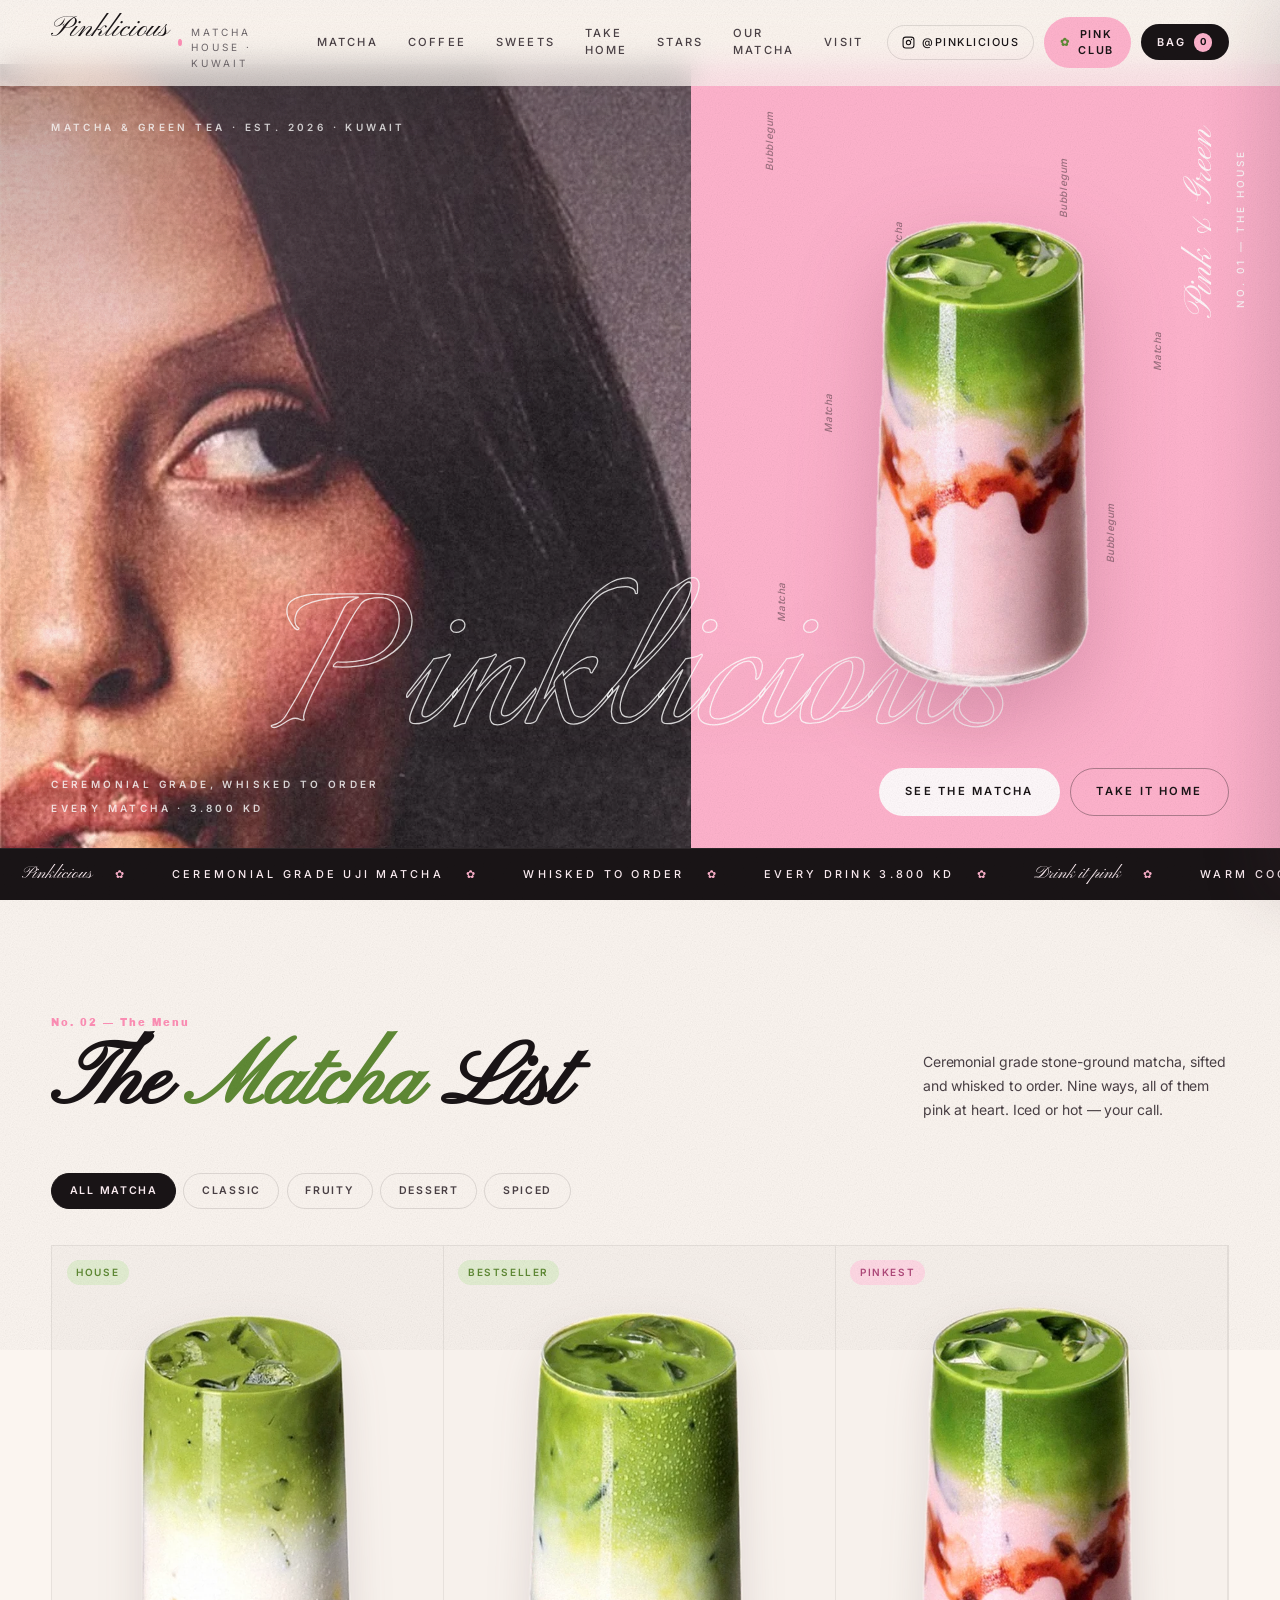
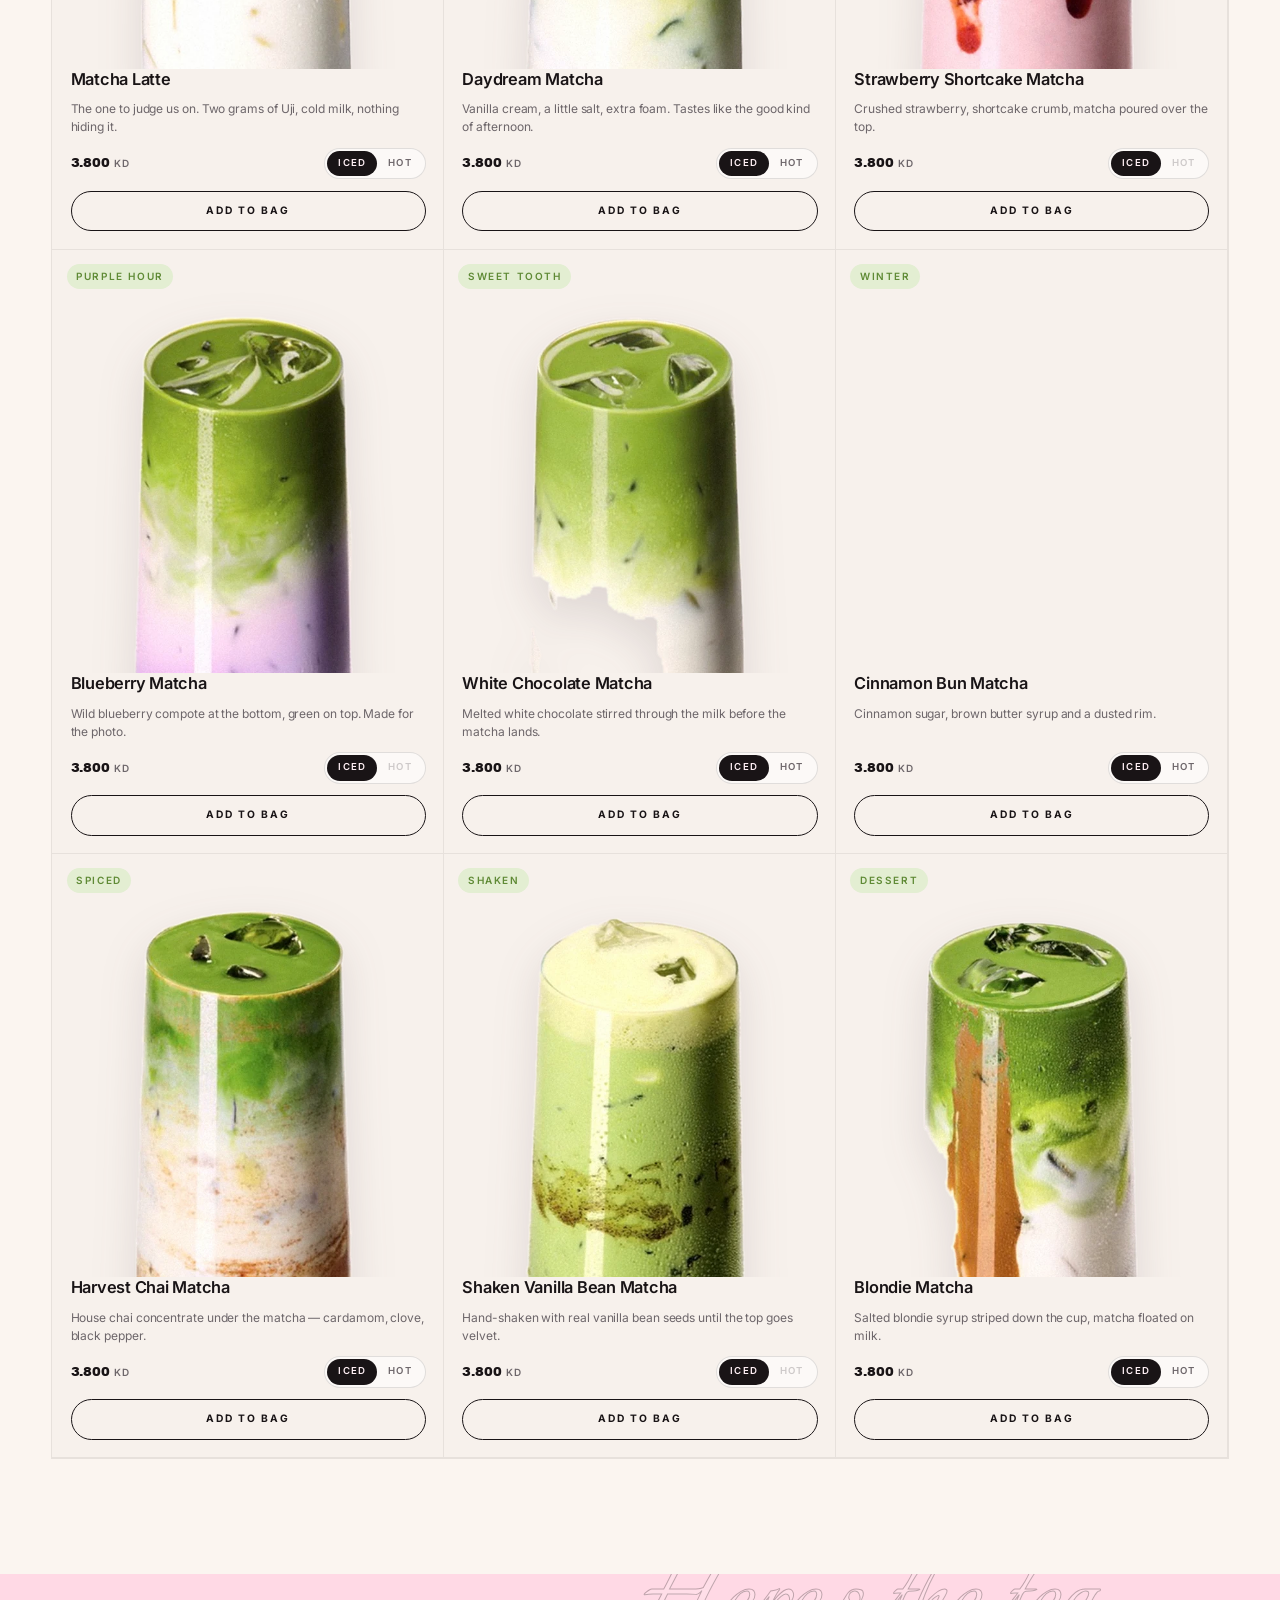
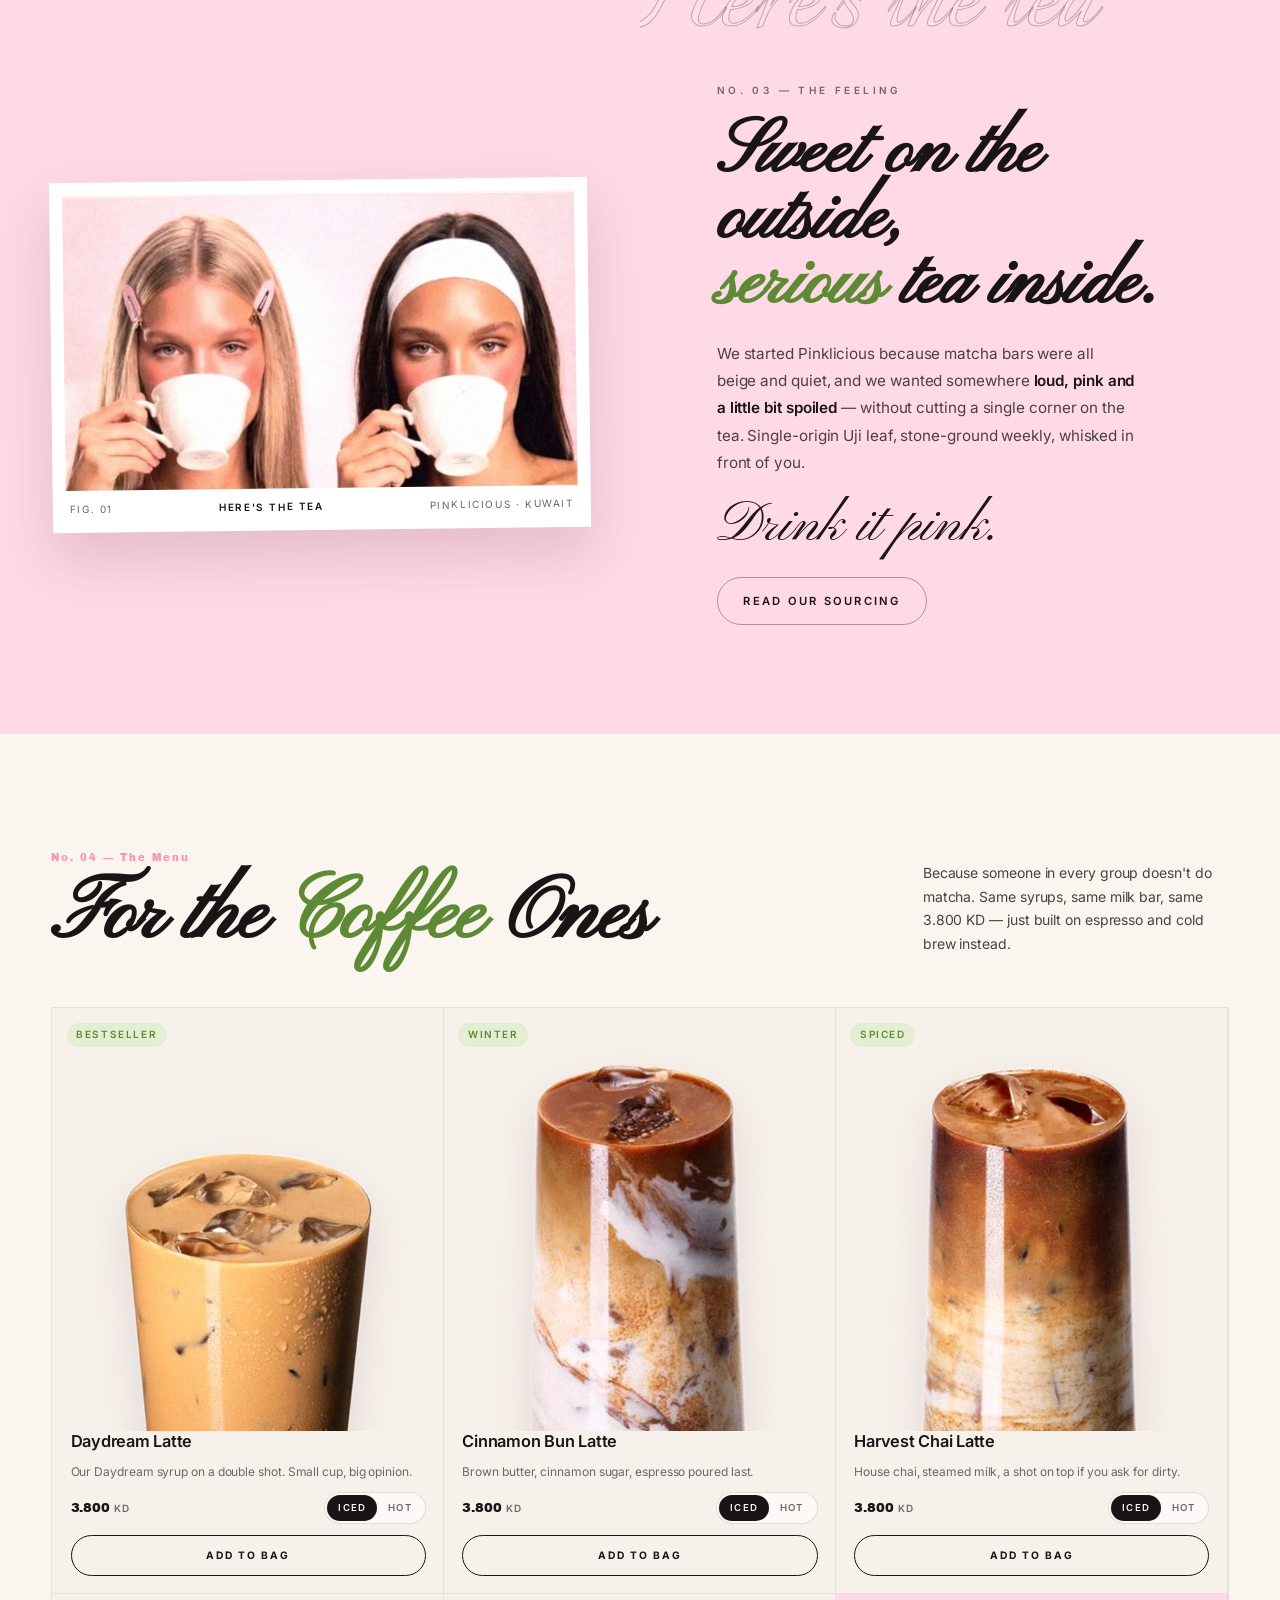
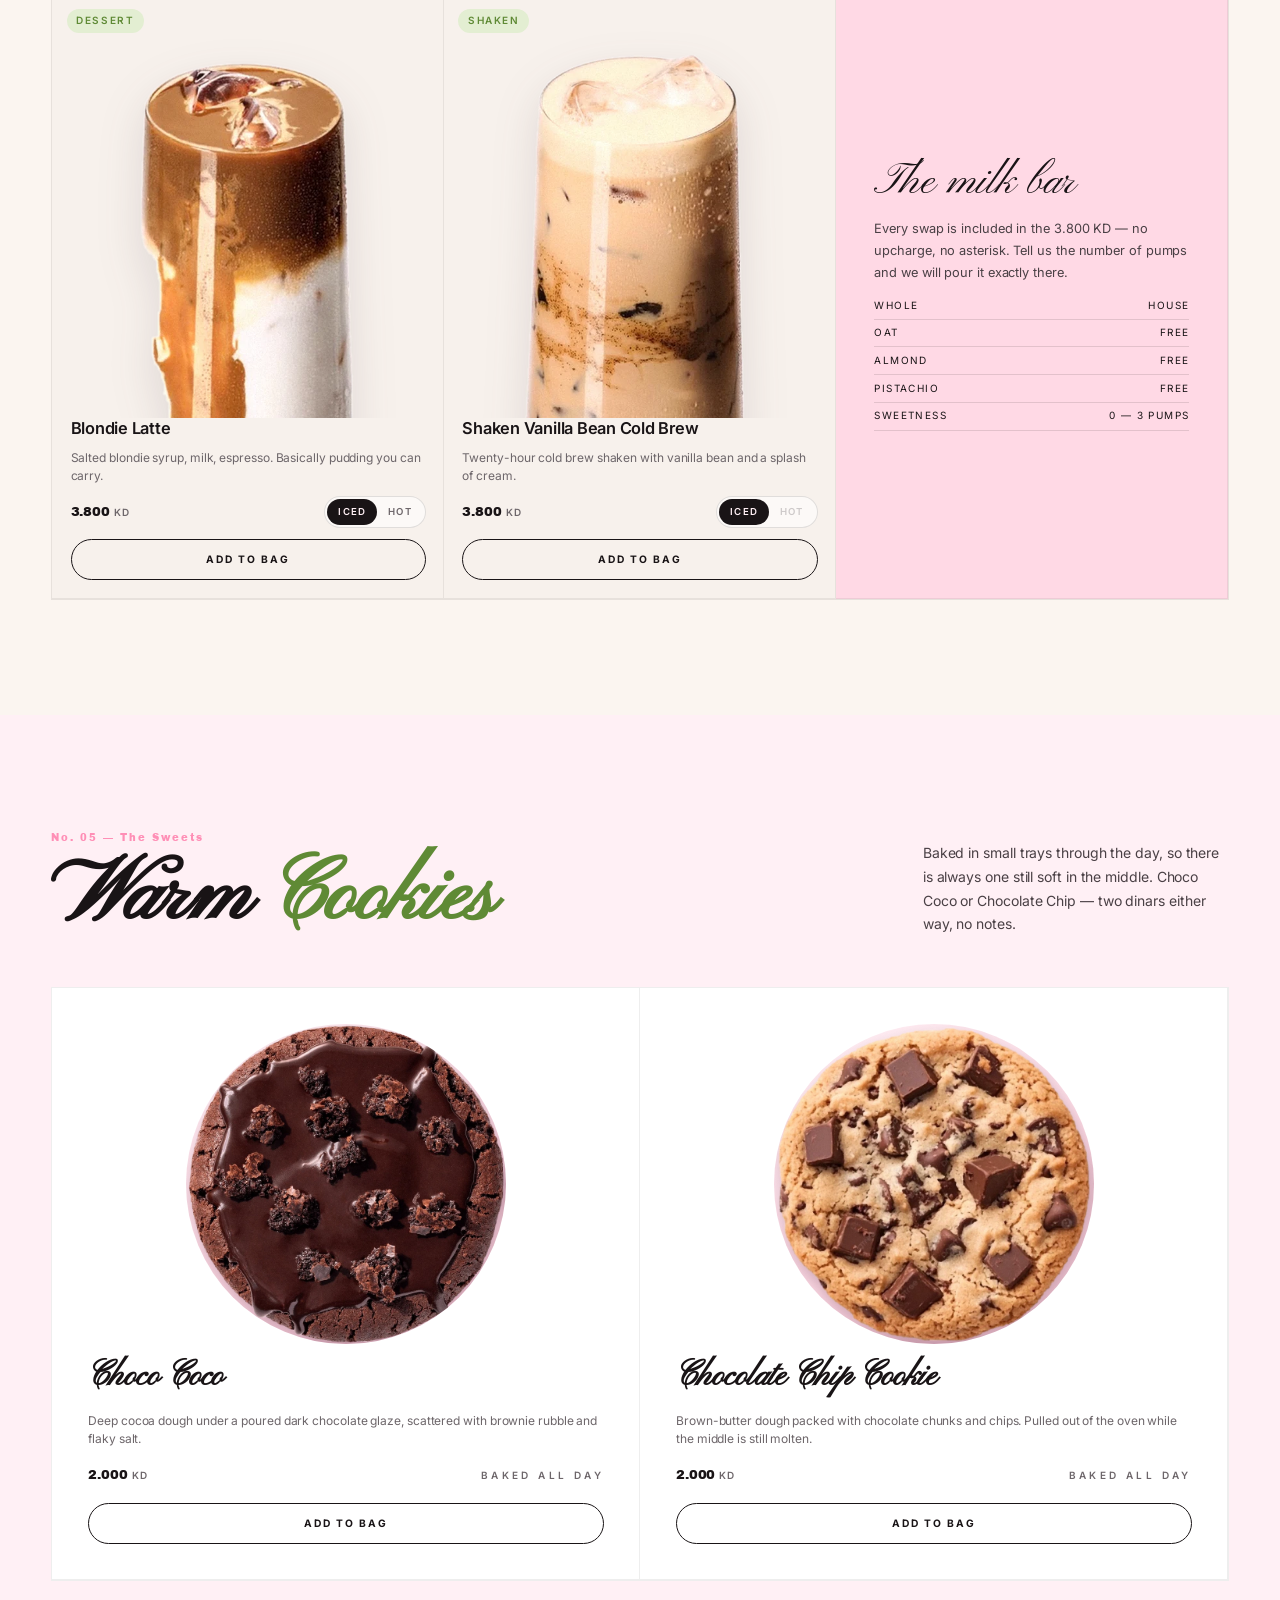
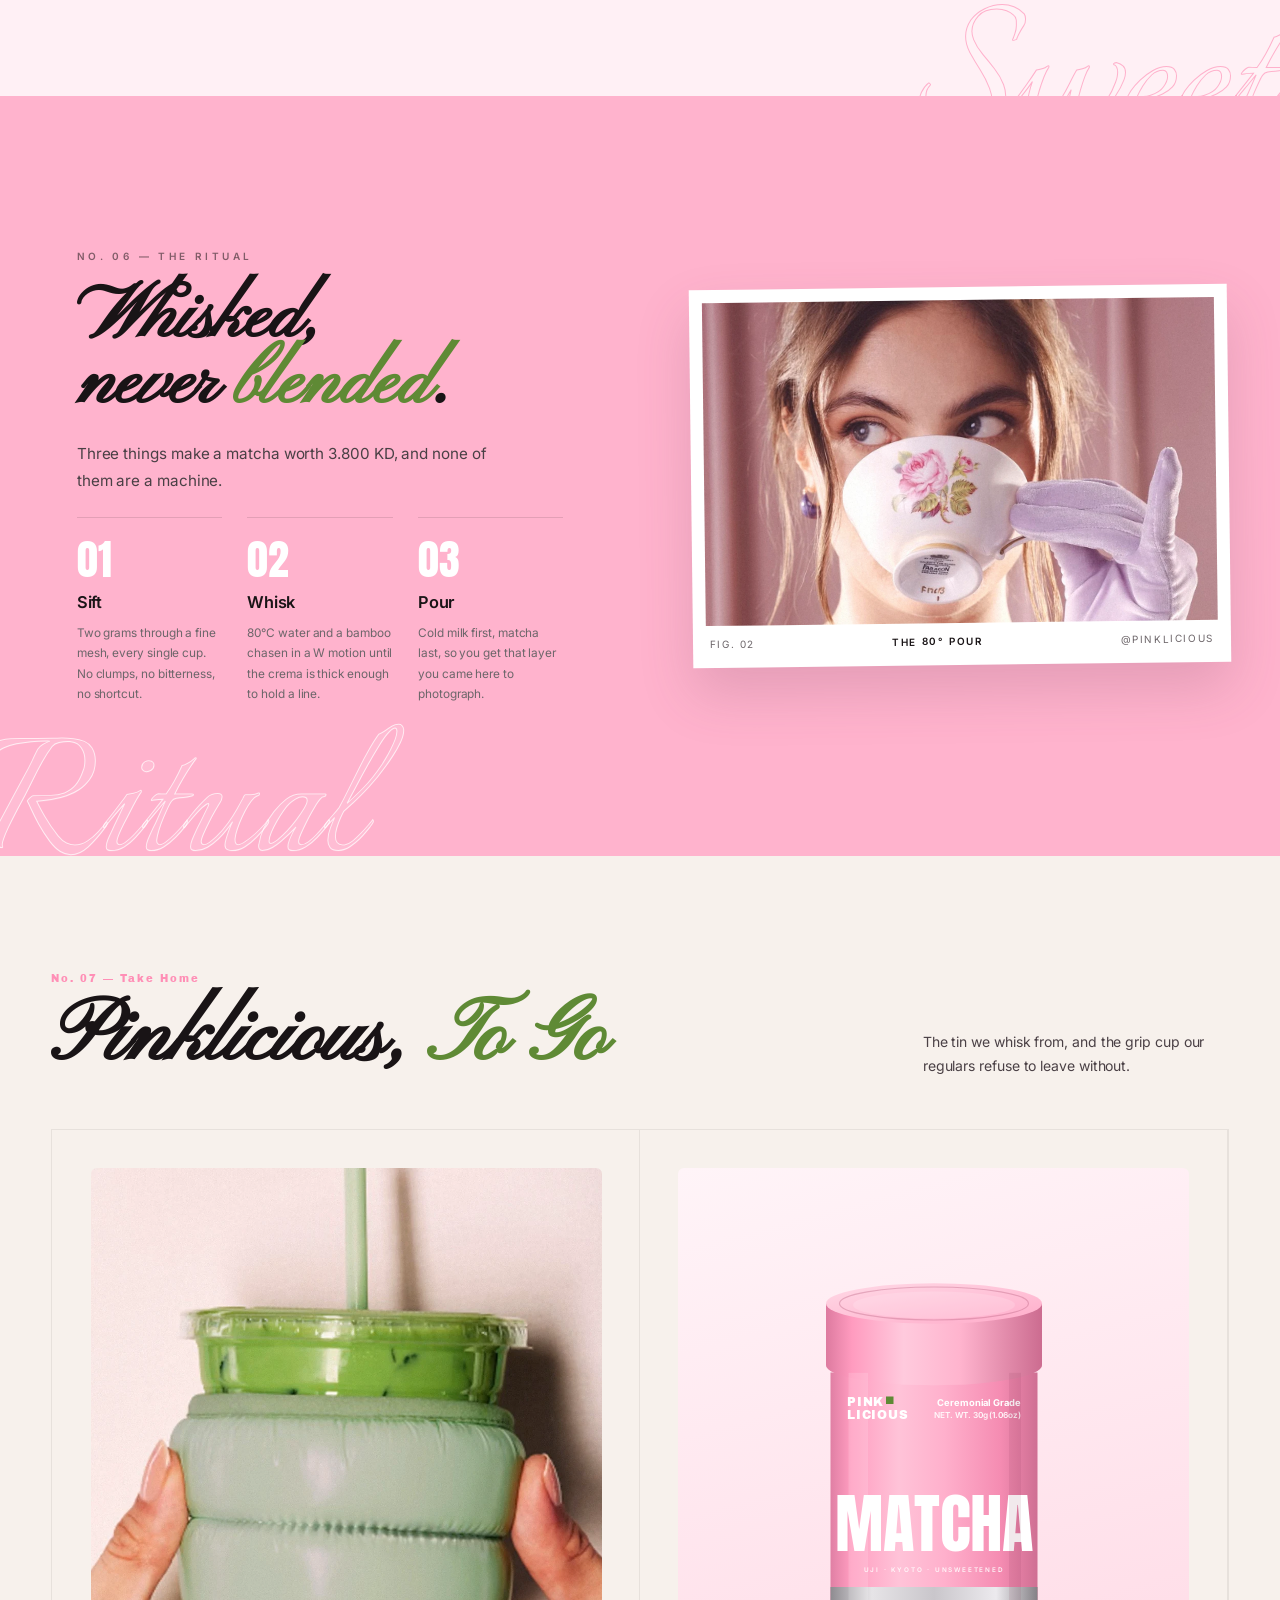
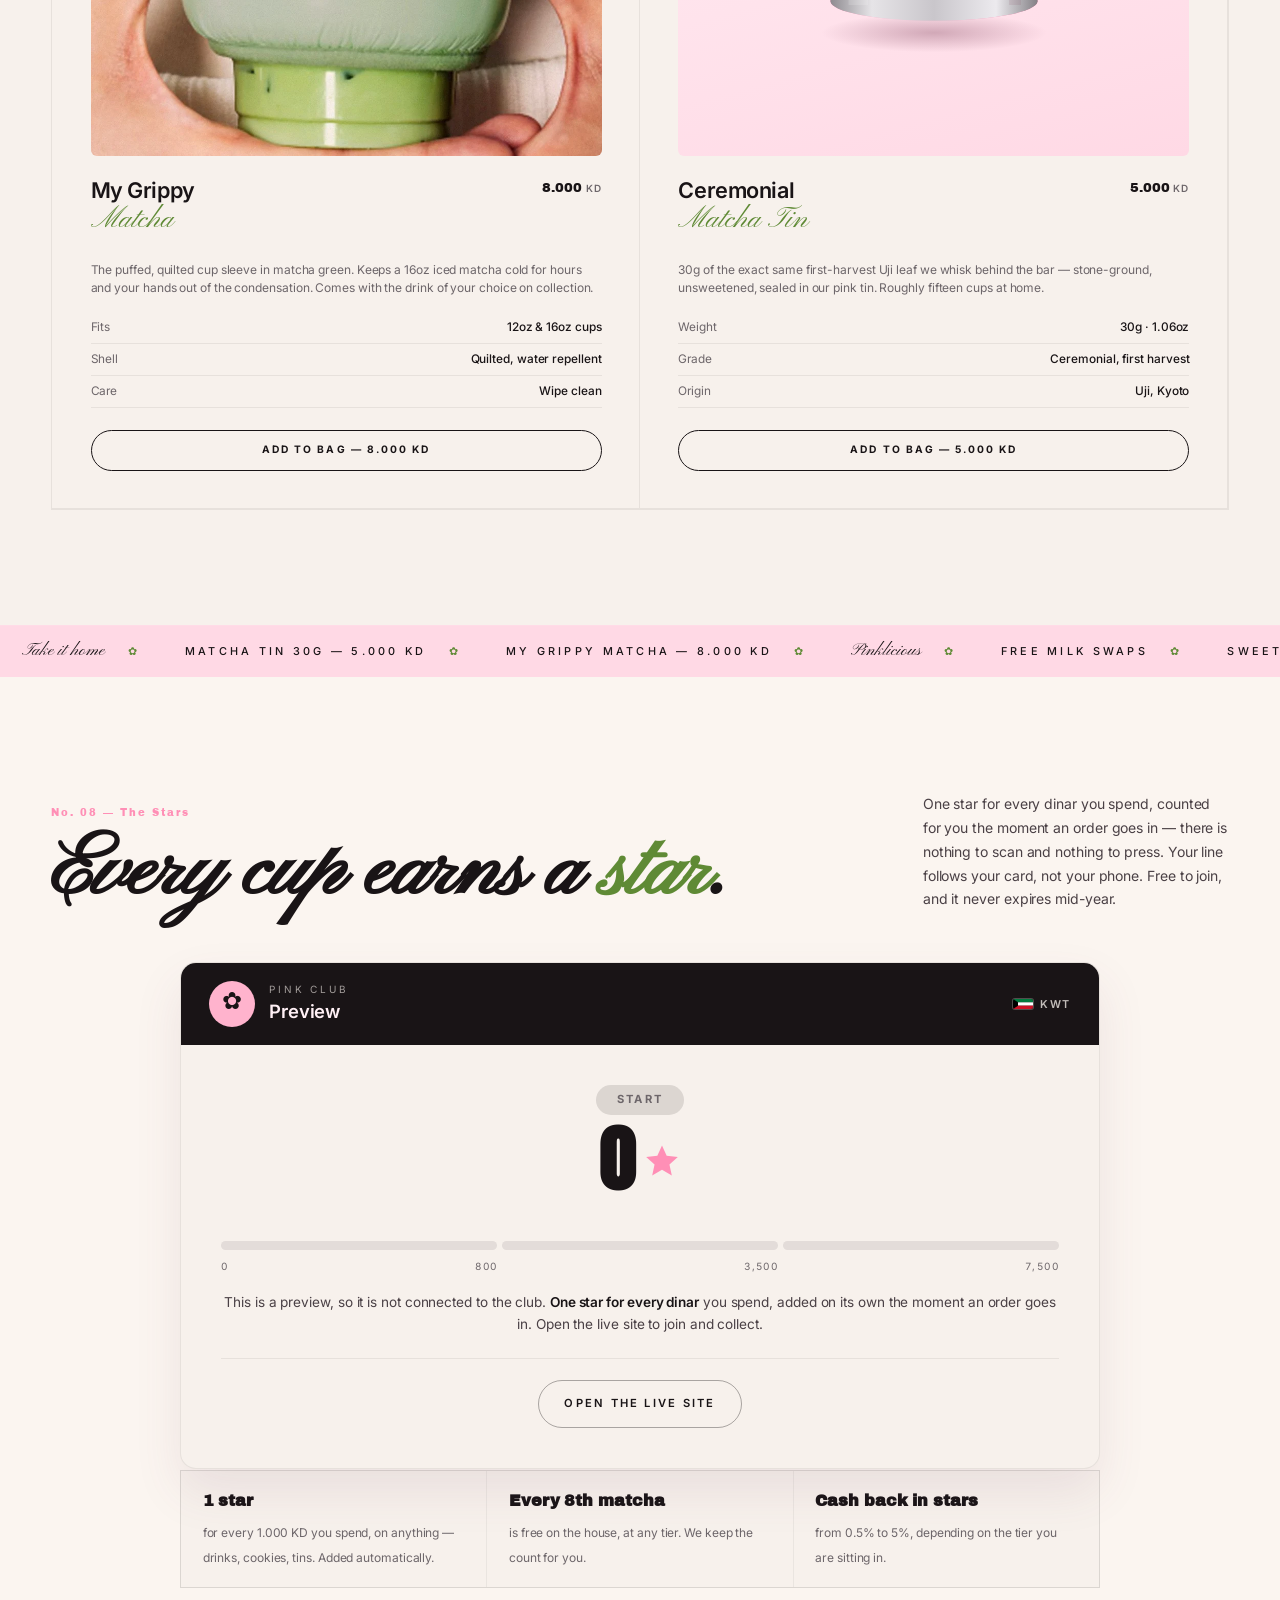
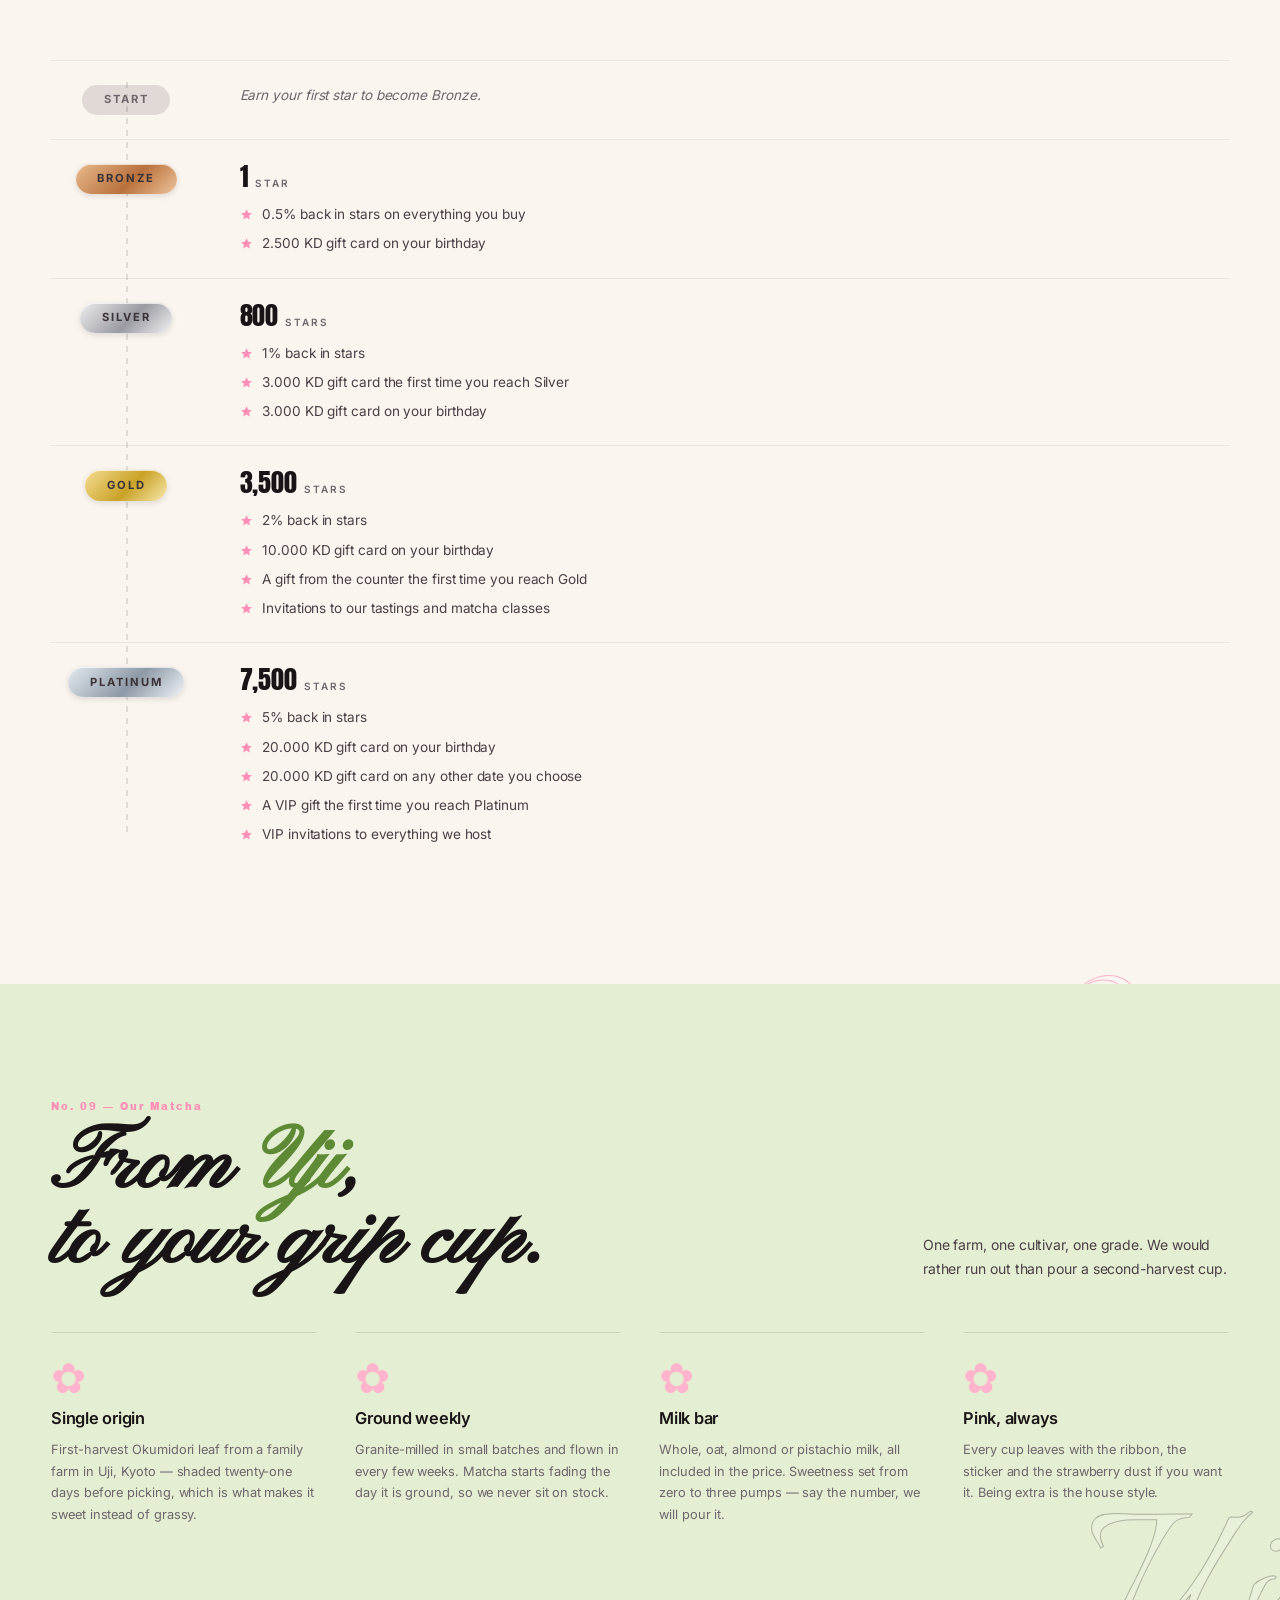
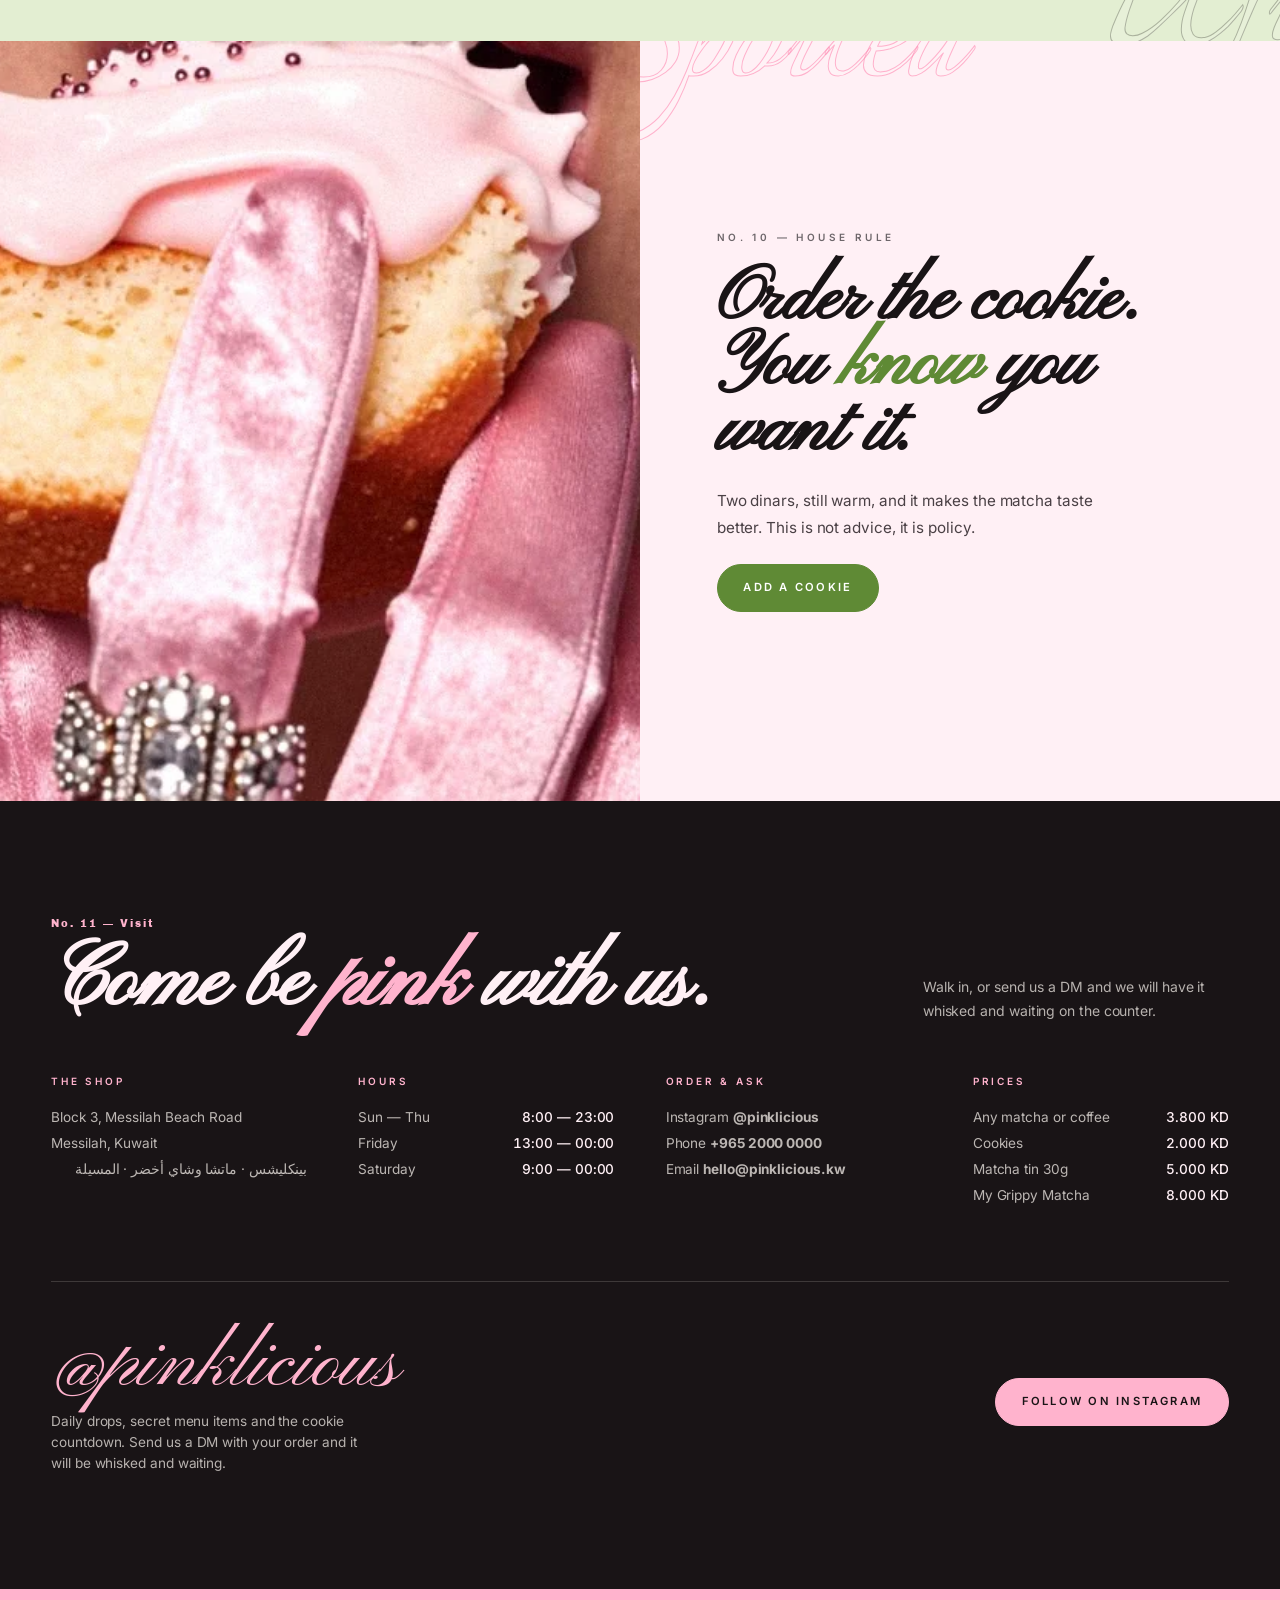
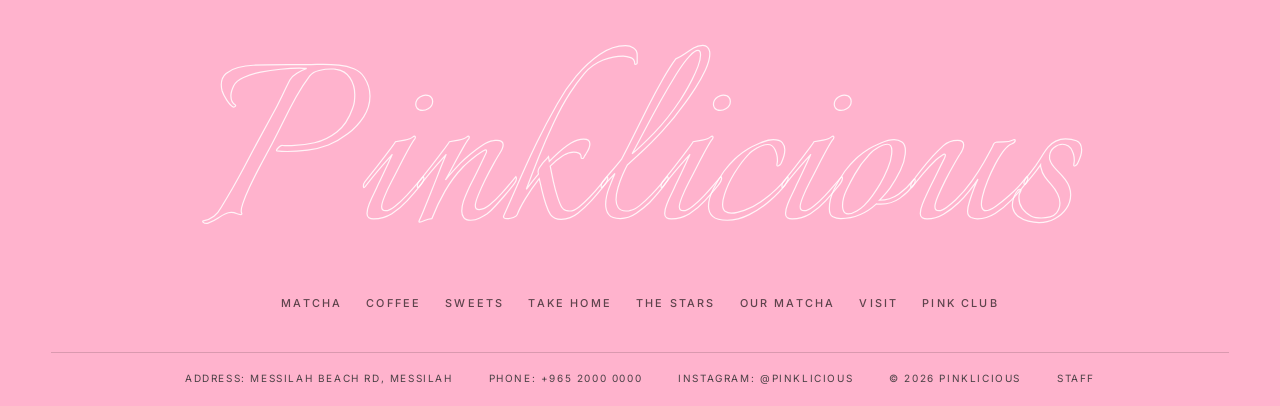
<file: index.html>
<!DOCTYPE html>
<html lang="en">
<head>
<meta charset="UTF-8">
<meta name="viewport" content="width=device-width,initial-scale=1">
<title>Pinklicious Matcha House</title>
<meta name="description" content="Pinklicious is a matcha and green tea house in Kuwait. Ceremonial grade matcha, signature lattes, warm cookies and take-home tins.">
<meta name="theme-color" content="#ffb3cd">
<link rel="icon" href="data:image/svg+xml,%3Csvg xmlns='http://www.w3.org/2000/svg' viewBox='0 0 100 100'%3E%3Crect width='100' height='100' rx='22' fill='%23ffb3cd'/%3E%3Ccircle cx='50' cy='50' r='22' fill='%237fae4b'/%3E%3C/svg%3E">
<link rel="stylesheet" href="css/style.css">
</head>
<body>

<div class="grain" aria-hidden="true"></div>

<!-- ============================= NAV ============================= -->
<header class="nav" id="nav">
  <div class="nav__in">
    <a href="#top" class="brand" aria-label="Pinklicious home">
      <span class="brand__word">Pinklicious</span>
      <span class="brand__dot"></span>
      <span class="brand__tag">Matcha House · Kuwait</span>
    </a>

    <nav class="nav__links" aria-label="Primary">
      <a href="#matcha">Matcha</a>
      <a href="#coffee">Coffee</a>
      <a href="#sweets">Sweets</a>
      <a href="#shop">Take Home</a>
      <a href="#stars">Stars</a>
      <a href="#story">Our Matcha</a>
      <a href="#visit">Visit</a>
    </nav>

    <div class="nav__right">
      <a class="igbtn" href="https://instagram.com/pinklicious" target="_blank" rel="noopener">
        <svg viewBox="0 0 24 24" fill="none" stroke="currentColor" stroke-width="2" aria-hidden="true">
          <rect x="2" y="2" width="20" height="20" rx="5"/><circle cx="12" cy="12" r="4"/><circle cx="17.5" cy="6.5" r="1.2" fill="currentColor" stroke="none"/>
        </svg>
        @pinklicious
      </a>
      <button class="clubbtn" id="clubOpen" aria-haspopup="dialog">
        <i>✿</i> <span id="clubBtnLabel">Pink Club</span>
      </button>
      <button class="cartbtn" id="cartOpen" aria-label="Open order bag">
        Bag <span class="cartbtn__n" id="cartCount">0</span>
      </button>
      <button class="burger" id="burger" aria-label="Menu" aria-expanded="false"><span></span></button>
    </div>
  </div>
</header>

<!-- mobile sheet -->
<div class="msheet" id="msheet">
  <a href="#matcha">Matcha</a>
  <a href="#coffee">Coffee</a>
  <a href="#sweets">Sweets</a>
  <a href="#shop">Take Home</a>
  <a href="#stars">The Stars</a>
  <a href="#story">Our Matcha</a>
  <a href="#visit">Visit</a>
  <a href="#" id="clubOpenM">Pink Club</a>
  <div class="infobar">
    <span>Instagram: <a href="https://instagram.com/pinklicious" target="_blank" rel="noopener">@pinklicious</a></span>
    <span>Kuwait City</span>
  </div>
</div>

<!-- ============================= HERO ============================= -->
<section class="hero" id="top">
  <div class="hero__split">

    <div class="hero__photo">
      <img src="img/model-bubblegum.webp" alt="Model in soft pink knit, editorial pink and grey portrait">
      <div class="hero__label wrap">
        <p class="kicker">Matcha &amp; Green Tea · Est. 2026 · Kuwait</p>
      </div>
      <div class="hero__meta">
        <p class="kicker">Ceremonial grade, whisked to order</p>
        <p class="kicker">Every matcha · 3.800 KD</p>
      </div>
    </div>

    <div class="hero__panel">
      <span class="vtag" style="top:6%;left:12%">Bubblegum</span>
      <span class="vtag" style="top:20%;left:34%">Matcha</span>
      <span class="vtag" style="top:12%;left:62%">Bubblegum</span>
      <span class="vtag" style="top:42%;left:22%">Matcha</span>
      <span class="vtag" style="top:38%;left:52%">Bubblegum</span>
      <span class="vtag" style="top:34%;left:78%">Matcha</span>
      <span class="vtag" style="top:60%;left:44%">Bubblegum</span>
      <span class="vtag" style="top:66%;left:14%">Matcha</span>
      <span class="vtag" style="top:56%;left:70%">Bubblegum</span>

      <div class="hero__eyebrow">Pink &amp; Green<small>No. 01 — The House</small></div>

      <img class="hero__drink" src="img/strawberry-shortcake-matcha.webp"
           alt="Strawberry shortcake matcha layered pink and green in a tall glass">

      <div class="hero__cta">
        <a href="#matcha" class="btn btn--light">See the matcha</a>
        <a href="#shop" class="btn btn--ghost">Take it home</a>
      </div>
    </div>

    <div class="hero__type"><div class="hero__word">Pinklicious</div></div>
  </div>

  <div class="marquee" aria-hidden="true">
    <div class="marquee__track" id="mq1"></div>
  </div>
</section>

<!-- ============================= MATCHA MENU ============================= -->
<section class="section menu" id="matcha">
  <div class="wrap">
    <div class="sec-head rv">
      <div>
        <p class="sec-head__no">No. 02 — The Menu</p>
        <h2 class="sec-title">The <em>Matcha</em> List</h2>
      </div>
      <p class="sec-sub">Ceremonial grade stone-ground matcha, sifted and whisked to order. Nine ways, all of them pink at heart. Iced or hot — your call.</p>
    </div>

    <div class="menu__filters rv rv-d1" id="matchaFilters">
      <button class="chip is-on" data-filter="all">All matcha</button>
      <button class="chip" data-filter="classic">Classic</button>
      <button class="chip" data-filter="fruity">Fruity</button>
      <button class="chip" data-filter="sweet">Dessert</button>
      <button class="chip" data-filter="spiced">Spiced</button>
    </div>

    <div class="grid rv rv-d2" id="matchaGrid"></div>
  </div>
</section>

<!-- ============================= EDITORIAL BAND 1 ============================= -->
<section class="band band--blush">
  <div class="split">
    <div class="split__img split__img--print">
      <figure class="print">
        <img src="img/model-duo.webp" alt="Two friends sipping from white porcelain cups against a pink backdrop">
        <figcaption><span>Fig. 01</span><b>Here's the tea</b><span>Pinklicious · Kuwait</span></figcaption>
      </figure>
    </div>
    <div class="split__txt">
      <span class="watermark watermark--ink" style="left:-3%;top:-2%;font-size:clamp(4.5rem,10vw,9rem)">Here's the tea</span>
      <p class="kicker">No. 03 — The Feeling</p>
      <h2 class="sec-title">Sweet on the<br>outside,<br><em>serious</em> tea inside.</h2>
      <p class="lede">We started Pinklicious because matcha bars were all beige and quiet, and we wanted somewhere <strong>loud, pink and a little bit spoiled</strong> — without cutting a single corner on the tea. Single-origin Uji leaf, stone-ground weekly, whisked in front of you.</p>
      <p class="quote">Drink it pink.</p>
      <div><a href="#story" class="btn btn--ghost">Read our sourcing</a></div>
    </div>
  </div>
</section>

<!-- ============================= COFFEE MENU ============================= -->
<section class="section menu" id="coffee">
  <div class="wrap">
    <div class="sec-head rv">
      <div>
        <p class="sec-head__no">No. 04 — The Menu</p>
        <h2 class="sec-title">For the <em>Coffee</em> Ones</h2>
      </div>
      <p class="sec-sub">Because someone in every group doesn't do matcha. Same syrups, same milk bar, same 3.800 KD — just built on espresso and cold brew instead.</p>
    </div>
    <div class="grid rv rv-d1" id="coffeeGrid"></div>
  </div>
</section>

<!-- ============================= SWEETS ============================= -->
<section class="section sweets" id="sweets">
  <span class="watermark watermark--pink" style="right:-3%;bottom:-7%;font-size:clamp(7rem,17vw,16rem)">Sweets</span>
  <div class="wrap">
    <div class="sec-head rv">
      <div>
        <p class="sec-head__no">No. 05 — The Sweets</p>
        <h2 class="sec-title">Warm <em>Cookies</em></h2>
      </div>
      <p class="sec-sub">Baked in small trays through the day, so there is always one still soft in the middle. Choco Coco or Chocolate Chip — two dinars either way, no notes.</p>
    </div>
    <div class="sweetgrid rv rv-d1" id="sweetGrid"></div>
  </div>
</section>

<!-- ============================= EDITORIAL BAND 2 ============================= -->
<section class="band band--pink">
  <div class="split split--flip">
    <div class="split__txt">
      <span class="watermark" style="left:-4%;bottom:-4%;font-size:clamp(7rem,16vw,15rem)">Ritual</span>
      <p class="kicker" style="color:rgba(25,20,22,.55)">No. 06 — The Ritual</p>
      <h2 class="sec-title">Whisked,<br>never <em>blended</em>.</h2>
      <p class="lede">Three things make a matcha worth 3.800 KD, and none of them are a machine.</p>
      <div class="steps steps--three">
        <div class="step"><div class="step__no" style="color:#fff">01</div><h4>Sift</h4><p>Two grams through a fine mesh, every single cup. No clumps, no bitterness, no shortcut.</p></div>
        <div class="step"><div class="step__no" style="color:#fff">02</div><h4>Whisk</h4><p>80°C water and a bamboo chasen in a W motion until the crema is thick enough to hold a line.</p></div>
        <div class="step"><div class="step__no" style="color:#fff">03</div><h4>Pour</h4><p>Cold milk first, matcha last, so you get that layer you came here to photograph.</p></div>
      </div>
    </div>
    <div class="split__img split__img--print">
      <figure class="print">
        <img src="img/model-teacup.webp" alt="Guest in lilac gloves sipping from a rose-print teacup">
        <figcaption><span>Fig. 02</span><b>The 80° pour</b><span>@pinklicious</span></figcaption>
      </figure>
    </div>
  </div>
</section>

<!-- ============================= SHOP ============================= -->
<section class="section" id="shop" style="background:var(--paper)">
  <div class="wrap">
    <div class="sec-head rv">
      <div>
        <p class="sec-head__no">No. 07 — Take Home</p>
        <h2 class="sec-title">Pinklicious, <em>To Go</em></h2>
      </div>
      <p class="sec-sub">The tin we whisk from, and the grip cup our regulars refuse to leave without.</p>
    </div>

    <div class="shopgrid rv rv-d1">

      <!-- GRIPPY -->
      <article class="shopcard" data-shop="grippy">
        <div class="shopcard__stage">
          <img src="img/grippy-matcha.webp" alt="Hands holding the padded green Pinklicious grip cup with iced matcha">
        </div>
        <div class="shopcard__head">
          <h3 class="shopcard__name">My Grippy <span>Matcha</span></h3>
          <p class="price">8.000<small>KD</small></p>
        </div>
        <p class="card__note">The puffed, quilted cup sleeve in matcha green. Keeps a 16oz iced matcha cold for hours and your hands out of the condensation. Comes with the drink of your choice on collection.</p>
        <div class="speclist">
          <div><span>Fits</span><span>12oz &amp; 16oz cups</span></div>
          <div><span>Shell</span><span>Quilted, water repellent</span></div>
          <div><span>Care</span><span>Wipe clean</span></div>
        </div>
        <button class="add" data-add="grippy">Add to bag — 8.000 KD</button>
      </article>

      <!-- TIN — designed in SVG, our own branding -->
      <article class="shopcard" data-shop="tin">
        <div class="shopcard__stage shopcard__stage--tin">
          <svg class="tin" viewBox="0 0 400 540" role="img" aria-label="Pinklicious ceremonial grade matcha tin, 30 grams">
            <defs>
              <linearGradient id="bodyG" x1="0" y1="0" x2="1" y2="0">
                <stop offset="0"    stop-color="#e07fa4"/>
                <stop offset=".10"  stop-color="#ff9dc0"/>
                <stop offset=".33"  stop-color="#ffc3d8"/>
                <stop offset=".55"  stop-color="#ffb0cc"/>
                <stop offset=".82"  stop-color="#f58cb2"/>
                <stop offset="1"    stop-color="#cf6f93"/>
              </linearGradient>
              <linearGradient id="lidG" x1="0" y1="0" x2="1" y2="0">
                <stop offset="0"   stop-color="#dd7a9f"/>
                <stop offset=".12" stop-color="#ff9bbf"/>
                <stop offset=".36" stop-color="#ffcadd"/>
                <stop offset=".62" stop-color="#ffb4ce"/>
                <stop offset="1"   stop-color="#cc6c90"/>
              </linearGradient>
              <linearGradient id="topG" x1="0" y1="0" x2=".9" y2="1">
                <stop offset="0" stop-color="#ffd9e6"/><stop offset="1" stop-color="#ffaecb"/>
              </linearGradient>
              <linearGradient id="baseG" x1="0" y1="0" x2="1" y2="0">
                <stop offset="0" stop-color="#8e8b90"/><stop offset=".2" stop-color="#e6e4e7"/>
                <stop offset=".5" stop-color="#c9c6cb"/><stop offset=".8" stop-color="#eceaee"/>
                <stop offset="1" stop-color="#848186"/>
              </linearGradient>
              <radialGradient id="shadowG" cx=".5" cy=".5" r=".5">
                <stop offset="0" stop-color="rgba(120,60,85,.34)"/>
                <stop offset="1" stop-color="rgba(120,60,85,0)"/>
              </radialGradient>
              <clipPath id="bodyClip">
                <path d="M62,150 L62,455 A138,26 0 0 0 338,455 L338,150 Z"/>
              </clipPath>
            </defs>

            <ellipse cx="200" cy="497" rx="150" ry="26" fill="url(#shadowG)"/>

            <!-- body -->
            <path d="M62,150 L62,455 A138,26 0 0 0 338,455 L338,150 Z" fill="url(#bodyG)"/>
            <!-- metal base -->
            <path d="M62,436 L62,455 A138,26 0 0 0 338,455 L338,436 Z" fill="url(#baseG)"/>
            <!-- lid skirt -->
            <path d="M56,58 L56,140 A144,27 0 0 0 344,140 L344,58 Z" fill="url(#lidG)"/>
            <ellipse cx="200" cy="140" rx="144" ry="27" fill="url(#lidG)" opacity=".55"/>
            <!-- lid top -->
            <ellipse cx="200" cy="58" rx="144" ry="27" fill="url(#topG)"/>
            <ellipse cx="200" cy="58" rx="126" ry="22" fill="none" stroke="rgba(180,90,120,.35)" stroke-width="1.6"/>
            <ellipse cx="200" cy="60" rx="108" ry="18" fill="rgba(255,255,255,.16)"/>

            <!-- body typography -->
            <g clip-path="url(#bodyClip)">
              <text x="84" y="194" fill="#fff" font-family="Archivo Black, Inter, sans-serif" font-size="16" letter-spacing="1">PINK</text>
              <rect x="136" y="182" width="10" height="10" fill="#5f8a35"/>
              <text x="84" y="212" fill="#fff" font-family="Archivo Black, Inter, sans-serif" font-size="16" letter-spacing="1">LICIOUS</text>

              <text x="316" y="194" text-anchor="end" fill="#fff" font-family="Inter, sans-serif" font-weight="700" font-size="12.5">Ceremonial Grade</text>
              <text x="316" y="211" text-anchor="end" fill="rgba(255,255,255,.92)" font-family="Inter, sans-serif" font-weight="600" font-size="11">NET. WT. 30g (1.06oz)</text>

              <text x="200" y="388" text-anchor="middle" fill="#fff" font-family="Anton, Archivo Black, sans-serif" font-size="86" letter-spacing="-0.5">MATCHA</text>
              <text x="200" y="416" text-anchor="middle" fill="rgba(255,255,255,.88)" font-family="Inter, sans-serif" font-weight="600" font-size="8.5" letter-spacing="2.4">UJI · KYOTO · UNSWEETENED</text>

              <!-- cylinder highlights -->
              <rect x="86" y="150" width="26" height="310" fill="rgba(255,255,255,.14)"/>
              <rect x="300" y="150" width="16" height="310" fill="rgba(120,40,70,.10)"/>
            </g>
          </svg>
        </div>
        <div class="shopcard__head">
          <h3 class="shopcard__name">Ceremonial <span>Matcha Tin</span></h3>
          <p class="price">5.000<small>KD</small></p>
        </div>
        <p class="card__note">30g of the exact same first-harvest Uji leaf we whisk behind the bar — stone-ground, unsweetened, sealed in our pink tin. Roughly fifteen cups at home.</p>
        <div class="speclist">
          <div><span>Weight</span><span>30g · 1.06oz</span></div>
          <div><span>Grade</span><span>Ceremonial, first harvest</span></div>
          <div><span>Origin</span><span>Uji, Kyoto</span></div>
        </div>
        <button class="add" data-add="tin">Add to bag — 5.000 KD</button>
      </article>
    </div>
  </div>
</section>

<div class="marquee marquee--pink" aria-hidden="true"><div class="marquee__track" id="mq2"></div></div>


<!-- ============================= THE STARS ============================= -->
<section class="section stars" id="stars">
  <span class="watermark watermark--pink" style="right:-4%;bottom:-8%;font-size:clamp(7rem,17vw,16rem)">Stars</span>
  <div class="wrap">
    <div class="sec-head rv">
      <div>
        <p class="sec-head__no">No. 08 — The Stars</p>
        <h2 class="sec-title">Every cup earns a <em>star</em>.</h2>
      </div>
      <p class="sec-sub">One star for every dinar you spend, counted for you the moment an order goes in — there is nothing to scan and nothing to press. Your line follows your card, not your phone. Free to join, and it never expires mid-year.</p>
    </div>

    <div class="starcard rv rv-d1" id="starCard"></div>

    <div class="earn rv rv-d1">
      <div><b>1 star</b><span>for every 1.000 KD you spend, on anything — drinks, cookies, tins. Added automatically.</span></div>
      <div><b>Every 8th matcha</b><span>is free on the house, at any tier. We keep the count for you.</span></div>
      <div><b>Cash back in stars</b><span>from 0.5% to 5%, depending on the tier you are sitting in.</span></div>
    </div>

    <div class="ladder rv rv-d2" id="ladder"></div>
  </div>
</section>

<!-- ============================= STORY ============================= -->
<section class="band band--matcha section" id="story">
  <span class="watermark watermark--ink" style="right:-2%;bottom:-6%;font-size:clamp(7rem,18vw,17rem)">Uji</span>
  <div class="wrap">
    <div class="sec-head rv">
      <div>
        <p class="sec-head__no">No. 09 — Our Matcha</p>
        <h2 class="sec-title">From <em>Uji</em>,<br>to your grip cup.</h2>
      </div>
      <p class="sec-sub">One farm, one cultivar, one grade. We would rather run out than pour a second-harvest cup.</p>
    </div>

    <div class="steps rv rv-d1">
      <div class="step">
        <div class="step__no">✿</div><h4>Single origin</h4>
        <p>First-harvest Okumidori leaf from a family farm in Uji, Kyoto — shaded twenty-one days before picking, which is what makes it sweet instead of grassy.</p>
      </div>
      <div class="step">
        <div class="step__no">✿</div><h4>Ground weekly</h4>
        <p>Granite-milled in small batches and flown in every few weeks. Matcha starts fading the day it is ground, so we never sit on stock.</p>
      </div>
      <div class="step">
        <div class="step__no">✿</div><h4>Milk bar</h4>
        <p>Whole, oat, almond or pistachio milk, all included in the price. Sweetness set from zero to three pumps — say the number, we will pour it.</p>
      </div>
      <div class="step">
        <div class="step__no">✿</div><h4>Pink, always</h4>
        <p>Every cup leaves with the ribbon, the sticker and the strawberry dust if you want it. Being extra is the house style.</p>
      </div>
    </div>
  </div>
</section>

<!-- ============================= SWEET BANNER ============================= -->
<section class="band">
  <div class="split">
    <div class="split__img"><img src="img/model-sweet.webp" alt="Close-up of a pink-frosted cake being eaten in satin gloves"></div>
    <div class="split__txt" style="background:var(--petal)">
      <span class="watermark watermark--pink" style="left:-7%;top:-9%;font-size:clamp(6rem,15vw,14rem)">Spoiled</span>
      <p class="kicker">No. 10 — House Rule</p>
      <h2 class="sec-title">Order the cookie.<br>You <em>know</em> you want it.</h2>
      <p class="lede">Two dinars, still warm, and it makes the matcha taste better. This is not advice, it is policy.</p>
      <div><a href="#sweets" class="btn btn--matcha">Add a cookie</a></div>
    </div>
  </div>
</section>

<!-- ============================= VISIT ============================= -->
<section class="section visit" id="visit">
  <div class="wrap">
    <div class="sec-head rv">
      <div>
        <p class="sec-head__no" style="color:var(--bubblegum)">No. 11 — Visit</p>
        <h2 class="sec-title">Come be <em style="color:var(--bubblegum)">pink</em> with us.</h2>
      </div>
      <p class="sec-sub" style="color:rgba(251,245,240,.7)">Walk in, or send us a DM and we will have it whisked and waiting on the counter.</p>
    </div>

    <div class="visit__grid rv rv-d1">
      <div class="visit__col">
        <h4>The shop</h4>
        <p>Block 3, Messilah Beach Road<br>Messilah, Kuwait</p>
        <p class="arabic">بينكليشس · ماتشا وشاي أخضر · المسيلة</p>
      </div>
      <div class="visit__col">
        <h4>Hours</h4>
        <ul>
          <li><span>Sun — Thu</span><b>8:00 — 23:00</b></li>
          <li><span>Friday</span><b>13:00 — 00:00</b></li>
          <li><span>Saturday</span><b>9:00 — 00:00</b></li>
        </ul>
      </div>
      <div class="visit__col">
        <h4>Order &amp; ask</h4>
        <p>
          Instagram <a href="https://instagram.com/pinklicious" target="_blank" rel="noopener"><b>@pinklicious</b></a><br>
          Phone <b>+965 2000 0000</b><br>
          Email <b>hello@pinklicious.kw</b>
        </p>
      </div>
      <div class="visit__col">
        <h4>Prices</h4>
        <ul>
          <li><span>Any matcha or coffee</span><b>3.800 KD</b></li>
          <li><span>Cookies</span><b>2.000 KD</b></li>
          <li><span>Matcha tin 30g</span><b>5.000 KD</b></li>
          <li><span>My Grippy Matcha</span><b>8.000 KD</b></li>
        </ul>
      </div>
    </div>

    <div class="iginvite rv rv-d2">
      <div>
        <p class="iginvite__word">@pinklicious</p>
        <p>Daily drops, secret menu items and the cookie countdown. Send us a DM with your order and it will be whisked and waiting.</p>
      </div>
      <a class="btn" href="https://instagram.com/pinklicious" target="_blank" rel="noopener">Follow on Instagram</a>
    </div>
  </div>
</section>

<!-- ============================= FOOTER ============================= -->
<footer class="foot">
  <div class="foot__word">Pinklicious</div>
  <div class="wrap">
    <nav class="foot__nav">
      <a href="#matcha">Matcha</a><a href="#coffee">Coffee</a><a href="#sweets">Sweets</a>
      <a href="#shop">Take Home</a><a href="#stars">The Stars</a><a href="#story">Our Matcha</a><a href="#visit">Visit</a>
      <a href="#" id="clubOpenF">Pink Club</a>
    </nav>
    <div class="foot__bar">
      <div class="infobar">
        <span>Address: Messilah Beach Rd, Messilah</span>
        <span>Phone: +965 2000 0000</span>
        <span>Instagram: <a href="https://instagram.com/pinklicious" target="_blank" rel="noopener">@pinklicious</a></span>
        <span>© 2026 Pinklicious</span>
        <span><a href="staff.html">Staff</a></span>
      </div>
    </div>
  </div>
</footer>


<!-- ============================= PINK CLUB ============================= -->
<section class="club" id="club" role="dialog" aria-modal="true" aria-labelledby="clubTitle" aria-hidden="true">

  <div class="club__side">
    <span class="watermark" style="left:-10%;bottom:-13%;font-size:clamp(6rem,13vw,12rem)">Pink Club</span>
    <div>
      <p class="kicker">Members only · Free to join</p>
      <p class="club__word">The<br>Pink&nbsp;Club</p>
    </div>
    <ul class="perks">
      <li><i>✿</i><span><b>Every eighth matcha, free</b>Scan at the till, we keep count for you.</span></li>
      <li><i>✿</i><span><b>One star per dinar</b>Four tiers, up to 5% back — see <a href="#stars" style="text-decoration:underline;text-underline-offset:3px">The Stars</a>.</span></li>
      <li><i>✿</i><span><b>First look at seasonal drinks</b>Members taste them a week before the menu changes.</span></li>
      <li><i>✿</i><span><b>A cookie on your birthday</b>Warm, on the house, no questions.</span></li>
      <li><i>✿</i><span><b>Pink Hour, Tuesdays 4—6</b>Members-only pricing and the good playlist.</span></li>
    </ul>
    <div class="infobar">
      <span>Messilah, Kuwait</span>
      <span><a href="https://instagram.com/pinklicious" target="_blank" rel="noopener">@pinklicious</a></span>
    </div>
  </div>

  <div class="club__form">
    <button class="club__close" id="clubClose" aria-label="Close">
      <svg width="13" height="13" viewBox="0 0 24 24" fill="none" stroke="currentColor" stroke-width="2.4"><path d="M5 5l14 14M19 5L5 19"/></svg>
    </button>

    <div class="club__head">
      <h2 id="clubTitle">Welcome back</h2>
      <p id="clubBlurb">Log in to see your matcha count and your saved order.</p>
    </div>

    <div class="tabs" role="tablist" aria-label="Account">
      <button type="button" role="tab" data-tab="login" class="is-on" aria-selected="true">Log in</button>
      <button type="button" role="tab" data-tab="join" aria-selected="false">Join the club</button>
    </div>

    <!-- LOG IN -->
    <form id="loginForm" novalidate>
      <div class="fld">
        <label for="li-email">Email or phone</label>
        <input id="li-email" name="email" type="text" autocomplete="username" placeholder="you@example.com">
        <small data-err="li-email"></small>
      </div>
      <div class="fld fld--pw">
        <label for="li-pw">Password</label>
        <input id="li-pw" name="password" type="password" autocomplete="current-password" placeholder="••••••••">
        <button type="button" data-peek="li-pw">Show</button>
        <small data-err="li-pw"></small>
      </div>
      <button class="btn" type="submit">Log in</button>
      <p class="club__alt">New here? <button type="button" data-goto="join">Join the Pink Club</button></p>
    </form>

    <!-- JOIN -->
    <form id="joinForm" novalidate hidden>
      <div class="row2">
        <div class="fld">
          <label for="jn-name">First name</label>
          <input id="jn-name" name="name" type="text" autocomplete="given-name" placeholder="Retaj">
          <small data-err="jn-name"></small>
        </div>
        <div class="fld">
          <label for="jn-phone">Phone</label>
          <input id="jn-phone" name="phone" type="tel" autocomplete="tel" placeholder="+965 0000 0000">
          <small data-err="jn-phone"></small>
        </div>
      </div>
      <div class="fld">
        <label for="jn-email">Email</label>
        <input id="jn-email" name="email" type="email" autocomplete="email" placeholder="you@example.com">
        <small data-err="jn-email"></small>
      </div>
      <div class="row2">
        <div class="fld fld--pw">
          <label for="jn-pw">Password</label>
          <input id="jn-pw" name="password" type="password" autocomplete="new-password" placeholder="8 characters or more">
          <button type="button" data-peek="jn-pw">Show</button>
          <small data-err="jn-pw"></small>
        </div>
        <div class="fld">
          <label for="jn-pw2">Confirm password</label>
          <input id="jn-pw2" name="password2" type="password" autocomplete="new-password" placeholder="Once more">
          <small data-err="jn-pw2"></small>
        </div>
      </div>
      <label class="check">
        <input type="checkbox" id="jn-news" checked>
        <span>Text me the secret menu drops and Pink Hour reminders.</span>
      </label>
      <button class="btn btn--matcha" type="submit">Join the club</button>
      <p class="club__alt">Already a member? <button type="button" data-goto="login">Log in</button></p>
    </form>

    <div class="club__done" id="clubDone">
      <p class="script" id="clubDoneTitle">You're in.</p>
      <p id="clubDoneMsg"></p>
      <button class="btn btn--ghost" type="button" id="clubDoneClose">Back to the matcha</button>
    </div>

    <p class="club__fine">Front-end demo — nothing you type leaves this page.</p>
  </div>
</section>

<!-- ============================= CART ============================= -->
<div class="scrim" id="scrim"></div>
<aside class="cart" id="cart" aria-label="Order bag" aria-hidden="true">
  <div class="cart__top">
    <h3>Your bag</h3>
    <button class="xbtn" id="cartClose" aria-label="Close bag">
      <svg width="13" height="13" viewBox="0 0 24 24" fill="none" stroke="currentColor" stroke-width="2.4"><path d="M5 5l14 14M19 5L5 19"/></svg>
    </button>
  </div>
  <div class="cart__body" id="cartBody"></div>
  <div class="cart__foot">
    <div class="cart__line"><span>Items</span><span id="cartItems">0</span></div>
    <div class="cart__line cart__line--stars" id="cartStars" hidden>
      <span>Stars you will earn</span><b id="cartStarsN">0</b>
    </div>
    <div class="cart__total"><span>Total</span><b id="cartTotal">0.000 KD</b></div>
    <button class="btn" id="placeOrder" type="button">Place the order</button>
    <p class="cart__note" id="cartNote">Collection at Messilah · pay in store</p>
  </div>
</aside>

<div class="toast" id="toast"><i>✿</i><span id="toastMsg">Added to your bag</span></div>

<!-- supabase-js, self-hosted like the fonts: no CDN, no build step -->
<script src="js/supabase.js"></script>
<script src="js/db.js"></script>
<script src="js/app.js"></script>
</body>
</html>
</file>
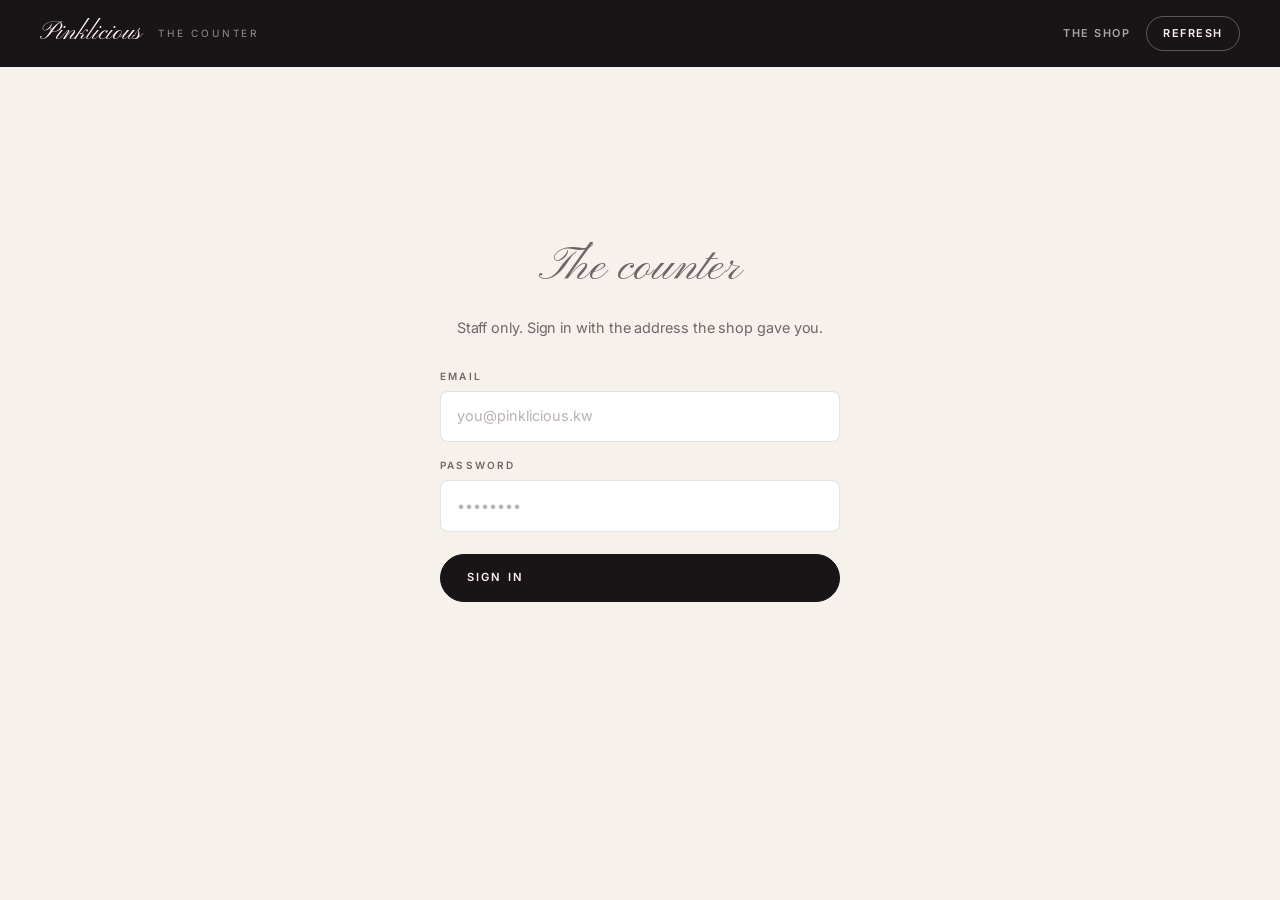
<file: staff.html>
<!DOCTYPE html>
<html lang="en">
<head>
<meta charset="UTF-8">
<meta name="viewport" content="width=device-width, initial-scale=1">
<title>Pinklicious — the counter</title>
<meta name="description" content="Staff view: Pink Club members, their stars and the day's orders.">
<meta name="robots" content="noindex, nofollow">
<link rel="icon" href="data:image/svg+xml,<svg xmlns='http://www.w3.org/2000/svg' viewBox='0 0 100 100'><text y='.9em' font-size='90'>&#127861;</text></svg>">
<link rel="stylesheet" href="css/style.css">
<style>
/* ---------- the counter: a plain, fast staff screen ---------- */
body{background:var(--paper);}
.bar{
  position:sticky;top:0;z-index:20;display:flex;align-items:center;gap:1rem;
  padding:1rem clamp(1rem,4vw,2.5rem);background:var(--ink);color:var(--petal);
  flex-wrap:wrap;
}
.bar__word{font-family:var(--display);font-size:1.6rem;line-height:1;}
.bar__tag{
  font-size:var(--micro);letter-spacing:.28em;text-transform:uppercase;
  color:rgba(251,245,240,.55);margin-right:auto;
}
.bar button{
  padding:.5rem 1rem;border-radius:100px;border:1px solid rgba(251,245,240,.3);
  color:var(--petal);font-size:.68rem;font-weight:600;letter-spacing:.14em;
  text-transform:uppercase;transition:.25s var(--ease);
}
.bar button:hover{background:var(--petal);color:var(--ink);}
.bar a{color:rgba(251,245,240,.65);font-size:.68rem;letter-spacing:.14em;
  text-transform:uppercase;font-weight:600;}
.bar a:hover{color:var(--petal);}

.sheet{padding:clamp(1.5rem,4vw,3rem) clamp(1rem,4vw,2.5rem);max-width:1240px;margin-inline:auto;}

.gate{max-width:400px;margin:clamp(3rem,10vw,7rem) auto;text-align:center;}
.gate .script{font-family:var(--display);font-size:clamp(2.2rem,5vw,3rem);margin-bottom:.5rem;}
.gate p{color:var(--smoke);font-size:.9rem;line-height:1.7;margin-bottom:1.75rem;}
.gate form{display:grid;gap:1rem;text-align:left;}
.gate .fld{text-align:left;}
.gate .btn{width:100%;margin-top:.4rem;}
.gate__err{color:#b3123f;font-size:.8rem;min-height:1.2rem;margin-top:.8rem;}

.tiles{display:grid;grid-template-columns:repeat(auto-fit,minmax(160px,1fr));gap:1px;
  background:var(--line-soft);border:1px solid var(--line-soft);margin-bottom:2.5rem;}
.tile2{background:var(--cream);padding:1.2rem 1.35rem;}
.tile2 b{display:block;font-family:var(--heavy);font-size:1.9rem;line-height:1.05;
  font-variant-numeric:tabular-nums;margin-bottom:.35rem;}
.tile2 b.money{font-size:clamp(1.05rem,1.5vw,1.35rem);}
.tile2 span{font-size:var(--micro);letter-spacing:.2em;text-transform:uppercase;color:var(--smoke);}

h2.sh{font-family:var(--display);font-size:clamp(1.8rem,4vw,2.6rem);margin:0 0 1.1rem;}
.tablewrap{overflow-x:auto;border:1px solid var(--line-soft);background:var(--cream);margin-bottom:2.75rem;}
table.t{width:100%;border-collapse:collapse;min-width:720px;}
table.t th{
  text-align:left;font-size:var(--micro);letter-spacing:.2em;text-transform:uppercase;
  color:var(--smoke);font-weight:600;padding:.85rem 1rem;border-bottom:1px solid var(--line);
  white-space:nowrap;background:var(--paper);position:sticky;top:0;
}
table.t td{padding:.85rem 1rem;border-bottom:1px solid var(--line-soft);font-size:.85rem;vertical-align:middle;}
table.t tr:last-child td{border-bottom:0;}
table.t td.num{text-align:right;font-variant-numeric:tabular-nums;font-family:var(--heavy);font-size:.9rem;}
table.t td.q{color:var(--smoke);font-size:.78rem;}
.who b{display:block;font-weight:600;}
.who span{font-size:.72rem;color:var(--smoke-pale);}
.pillmini{
  display:inline-block;padding:.25rem .7rem;border-radius:100px;font-size:.6rem;
  font-weight:700;letter-spacing:.16em;text-transform:uppercase;color:#3a3236;
}
.freetag{
  display:inline-flex;align-items:center;gap:.35rem;background:var(--bubblegum);
  color:var(--ink);padding:.3rem .6rem;border-radius:100px;font-size:.62rem;font-weight:700;
}
.rbtn{
  padding:.42rem .8rem;border-radius:100px;border:1px solid var(--matcha-deep);
  color:var(--matcha-deep);font-size:.6rem;font-weight:700;letter-spacing:.12em;
  text-transform:uppercase;white-space:nowrap;transition:.2s var(--ease);
}
.rbtn:hover{background:var(--matcha-deep);color:#fff;}
.rbtn[disabled]{opacity:.3;pointer-events:none;}
.muted{color:var(--smoke-pale);font-size:.8rem;}
.empty{padding:2.5rem 1rem;text-align:center;color:var(--smoke);}
.stafftag{font-size:.6rem;letter-spacing:.14em;text-transform:uppercase;
  color:var(--matcha-deep);font-weight:700;font-style:normal;}
</style>
</head>
<body>

<div class="bar">
  <span class="bar__word">Pinklicious</span>
  <span class="bar__tag">The counter</span>
  <span class="muted" id="whoami" style="color:rgba(251,245,240,.65);font-size:.72rem"></span>
  <a href="index.html">The shop</a>
  <button type="button" id="refresh">Refresh</button>
  <button type="button" id="out" hidden>Sign out</button>
</div>

<!-- ---------- not signed in, or not staff ---------- -->
<section class="sheet" id="gateWrap">
  <div class="gate">
    <p class="script">The counter</p>
    <p>Staff only. Sign in with the address the shop gave you.</p>
    <form id="gateForm" novalidate>
      <div class="fld">
        <label for="st-email">Email</label>
        <input id="st-email" type="email" autocomplete="email" placeholder="you@pinklicious.kw">
      </div>
      <div class="fld">
        <label for="st-pw">Password</label>
        <input id="st-pw" type="password" autocomplete="current-password" placeholder="••••••••">
      </div>
      <button class="btn" type="submit">Sign in</button>
      <p class="gate__err" id="gateErr"></p>
    </form>
  </div>
</section>

<!-- ---------- the board ---------- -->
<section class="sheet" id="board" hidden>
  <div class="tiles" id="tiles"></div>

  <h2 class="sh">Members</h2>
  <div class="tablewrap">
    <table class="t">
      <thead><tr>
        <th>Member</th><th>Tier</th><th style="text-align:right">Stars</th>
        <th>Matcha card</th><th style="text-align:right">Orders</th>
        <th style="text-align:right">Spent</th><th>Last order</th><th></th>
      </tr></thead>
      <tbody id="memberRows"></tbody>
    </table>
  </div>

  <h2 class="sh">Recent orders</h2>
  <div class="tablewrap">
    <table class="t">
      <thead><tr>
        <th>When</th><th>Member</th><th>What</th>
        <th style="text-align:right">Drinks</th><th style="text-align:right">Total</th>
      </tr></thead>
      <tbody id="orderRows"></tbody>
    </table>
  </div>
</section>

<div class="toast" id="toast"><i>✿</i><span id="toastMsg">Done</span></div>

<script src="js/supabase.js"></script>
<script src="js/db.js"></script>
<script src="js/staff.js"></script>
</body>
</html>
</file>
<file: css/style.css>
/* ==========================================================================
   PINKLICIOUS — matcha & green tea house, Kuwait
   Front-end stylesheet
   ========================================================================== */

/* ---------- 1. FONTS ---------- */
@font-face{font-family:'Inter';src:url('../fonts/inter-var.woff2') format('woff2-variations');font-weight:100 900;font-display:swap;}
@font-face{font-family:'Anton';src:url('../fonts/anton.woff2') format('woff2');font-weight:400;font-display:swap;}
@font-face{font-family:'Archivo Black';src:url('../fonts/archivo-black.woff2') format('woff2');font-weight:400;font-display:swap;}
@font-face{font-family:'Italianno';src:url('../fonts/italianno.woff2') format('woff2');font-weight:400;font-display:swap;}
@font-face{font-family:'Pinyon Script';src:url('../fonts/pinyon-script.woff2') format('woff2');font-weight:400;font-display:swap;}

/* ---------- 2. TOKENS ---------- */
:root{
  color-scheme:light;
  --bubblegum:#ffb3cd;
  --bubblegum-hot:#ff8fb6;
  --blush:#ffd9e5;
  --petal:#fff0f5;
  --cream:#fbf5f0;
  --paper:#f7f1ec;
  --ink:#191416;
  --ink-soft:#4a4045;
  --smoke:#6d666a;
  --smoke-pale:#b9b1b5;
  --matcha:#7fae4b;
  --matcha-deep:#5f8a35;
  --matcha-pale:#e3eed2;
  --line:rgba(25,20,22,.12);
  --line-soft:rgba(25,20,22,.07);

  --display:'Pinyon Script',cursive;
  --swash:'Italianno',cursive;
  --heavy:'Anton','Archivo Black',sans-serif;
  --black:'Archivo Black','Inter',sans-serif;
  --sans:'Inter',-apple-system,BlinkMacSystemFont,'Segoe UI',Helvetica,Arial,sans-serif;

  --micro:.625rem;
  --gut:clamp(1.25rem,4vw,3.5rem);
  --maxw:1440px;
  --ease:cubic-bezier(.22,.61,.36,1);
}

/* ---------- 3. RESET ---------- */
*,*::before,*::after{box-sizing:border-box;}
html{-webkit-text-size-adjust:100%;scroll-behavior:smooth;overflow-x:hidden;}
body{
  margin:0;background:var(--cream);color:var(--ink);
  font-family:var(--sans);font-size:16px;line-height:1.55;
  font-weight:400;letter-spacing:-.005em;
  -webkit-font-smoothing:antialiased;overflow-x:hidden;
}
img{display:block;max-width:100%;height:auto;}
button{font:inherit;color:inherit;background:none;border:0;cursor:pointer;}
a{color:inherit;text-decoration:none;}
ul{margin:0;padding:0;list-style:none;}
h1,h2,h3,h4,p{margin:0;}
::selection{background:var(--bubblegum);color:var(--ink);}

/* ---------- 4. FILM GRAIN (site-wide) ---------- */
.grain{
  position:fixed;inset:-50%;z-index:9000;pointer-events:none;
  opacity:.4;mix-blend-mode:multiply;
  background-image:url("data:image/svg+xml,%3Csvg xmlns='http://www.w3.org/2000/svg' width='180' height='180'%3E%3Cfilter id='n'%3E%3CfeTurbulence type='fractalNoise' baseFrequency='.85' numOctaves='3' stitchTiles='stitch'/%3E%3CfeColorMatrix type='saturate' values='0'/%3E%3C/filter%3E%3Crect width='180' height='180' filter='url(%23n)' opacity='.42'/%3E%3C/svg%3E");
  animation:grainshift 6s steps(6) infinite;
}
@keyframes grainshift{
  0%{transform:translate(0,0)}20%{transform:translate(-2%,1%)}
  40%{transform:translate(1%,-2%)}60%{transform:translate(-1%,-1%)}
  80%{transform:translate(2%,1%)}100%{transform:translate(0,0)}
}

/* ---------- 5. TYPE UTILITIES ---------- */
.kicker{
  font-size:var(--micro);font-weight:600;text-transform:uppercase;
  letter-spacing:.34em;color:var(--smoke);
}
.script{font-family:var(--display);font-weight:400;letter-spacing:.005em;line-height:.9;}
.swash{font-family:var(--swash);line-height:.72;letter-spacing:.01em;}
.heavy{font-family:var(--heavy);text-transform:uppercase;letter-spacing:-.01em;line-height:.86;}

/* the signature translucent script watermark */
.watermark{
  font-family:var(--swash);position:absolute;pointer-events:none;
  line-height:.7;white-space:nowrap;
  color:transparent;
  -webkit-text-stroke:1px rgba(255,255,255,.72);
  text-shadow:0 1px 0 rgba(255,255,255,.14);
  z-index:4;
}
.watermark--ink{-webkit-text-stroke:1px rgba(25,20,22,.28);}
.watermark--pink{-webkit-text-stroke:1px rgba(255,143,182,.65);}
.watermark--fill{
  color:rgba(255,255,255,.16);-webkit-text-stroke:1px rgba(255,255,255,.5);
}

/* rotated micro labels, like the inspo posters */
.vtag{
  position:absolute;font-size:var(--micro);font-weight:500;font-style:italic;
  letter-spacing:.06em;color:rgba(25,20,22,.5);
  writing-mode:vertical-rl;text-orientation:mixed;
  transform:rotate(180deg);pointer-events:none;user-select:none;
}

/* thin poster info bar */
.infobar{
  display:flex;flex-wrap:wrap;gap:.35rem 2.25rem;justify-content:center;
  font-size:var(--micro);letter-spacing:.16em;text-transform:uppercase;
  color:var(--ink-soft);
}

/* ---------- 6. SHELL ---------- */
.wrap{width:100%;max-width:var(--maxw);margin:0 auto;padding:0 var(--gut);}
.section{position:relative;padding:clamp(4.5rem,9vw,8.5rem) 0;overflow:hidden;}
.sec-head{
  display:flex;align-items:flex-end;justify-content:space-between;
  gap:2rem;flex-wrap:wrap;margin-bottom:clamp(2rem,4vw,3.5rem);
  position:relative;z-index:5;
}
.sec-head__no{
  font-family:var(--black);font-size:var(--micro);letter-spacing:.2em;
  color:var(--bubblegum-hot);margin-bottom:.95rem;
}
.sec-title{
  font-family:var(--display);font-size:clamp(2.75rem,7vw,5.5rem);
  line-height:.86;letter-spacing:-.01em;text-wrap:balance;
}
.sec-title em{font-style:normal;color:var(--matcha-deep);}
.sec-sub{max-width:34ch;font-size:.875rem;color:var(--ink-soft);line-height:1.7;}

/* ---------- 7. NAV ---------- */
.nav{
  position:fixed;top:0;left:0;right:0;z-index:800;
  backdrop-filter:saturate(140%) blur(14px);
  -webkit-backdrop-filter:saturate(140%) blur(14px);
  background:rgba(251,245,240,.72);
  border-bottom:1px solid transparent;
  transition:background .4s var(--ease),border-color .4s var(--ease);
}
.nav.is-stuck{background:rgba(251,245,240,.93);border-bottom-color:var(--line-soft);}
.nav__in{
  max-width:var(--maxw);margin:0 auto;padding:.85rem var(--gut);
  display:flex;align-items:center;gap:1.5rem;
}
.brand{display:flex;align-items:baseline;gap:.55rem;margin-right:auto;}
.brand__word{font-family:var(--display);font-size:1.9rem;line-height:1;}
.brand__dot{
  width:7px;height:7px;border-radius:50%;background:var(--bubblegum-hot);
  align-self:center;
}
.brand__tag{
  font-size:var(--micro);letter-spacing:.3em;text-transform:uppercase;
  color:var(--smoke);display:none;
}
.nav__links{display:flex;align-items:center;gap:1.85rem;}
.nav__links a{
  font-size:.7rem;font-weight:500;letter-spacing:.2em;text-transform:uppercase;
  position:relative;padding:.25rem 0;color:var(--ink-soft);transition:color .25s;
}
.nav__links a::after{
  content:'';position:absolute;left:0;bottom:0;width:0;height:1px;
  background:var(--bubblegum-hot);transition:width .3s var(--ease);
}
.nav__links a:hover{color:var(--ink);}
.nav__links a:hover::after{width:100%;}
.nav__right{display:flex;align-items:center;gap:.6rem;}

.igbtn{
  display:inline-flex;align-items:center;gap:.45rem;
  font-size:.68rem;font-weight:500;letter-spacing:.14em;text-transform:uppercase;
  padding:.5rem .85rem;border:1px solid var(--line);border-radius:100px;
  transition:background .25s,border-color .25s,color .25s;
}
.igbtn:hover{background:var(--ink);border-color:var(--ink);color:var(--petal);}
.igbtn svg{width:13px;height:13px;}

.clubbtn{
  display:inline-flex;align-items:center;gap:.45rem;
  padding:.55rem 1.05rem;border-radius:100px;
  background:var(--bubblegum);color:var(--ink);
  font-size:.68rem;font-weight:600;letter-spacing:.16em;text-transform:uppercase;
  transition:transform .25s var(--ease),background .25s;
}
.clubbtn:hover{transform:translateY(-2px);background:var(--bubblegum-hot);}
.clubbtn i{font-style:normal;color:var(--matcha-deep);}

.cartbtn{
  position:relative;display:inline-flex;align-items:center;gap:.5rem;
  padding:.55rem 1.05rem;border-radius:100px;background:var(--ink);color:var(--petal);
  font-size:.68rem;font-weight:600;letter-spacing:.16em;text-transform:uppercase;
  transition:transform .25s var(--ease),background .25s;
}
.cartbtn:hover{transform:translateY(-2px);background:var(--bubblegum-hot);color:var(--ink);}
.cartbtn__n{
  min-width:1.15rem;height:1.15rem;padding:0 .3rem;border-radius:100px;
  background:var(--bubblegum);color:var(--ink);
  display:grid;place-items:center;font-size:.6rem;font-weight:700;letter-spacing:0;
}
.cartbtn.is-pop{animation:pop .45s var(--ease);}
@keyframes pop{0%,100%{transform:scale(1)}35%{transform:scale(1.09)}}

.burger{display:none;width:38px;height:38px;place-items:center;border:1px solid var(--line);border-radius:50%;}
.burger span{display:block;width:15px;height:1.5px;background:var(--ink);position:relative;transition:.3s var(--ease);}
.burger span::before,.burger span::after{content:'';position:absolute;left:0;width:15px;height:1.5px;background:var(--ink);transition:.3s var(--ease);}
.burger span::before{top:-5px;}
.burger span::after{top:5px;}
body.menu-open .burger span{background:transparent;}
body.menu-open .burger span::before{transform:translateY(5px) rotate(45deg);}
body.menu-open .burger span::after{transform:translateY(-5px) rotate(-45deg);}

/* ---------- 8. HERO ---------- */
.hero{position:relative;height:100svh;min-height:620px;display:grid;grid-template-rows:1fr auto;padding-top:64px;}
.hero__split{min-height:0;display:grid;grid-template-columns:1.08fr .92fr;position:relative;overflow:hidden;}
.hero__photo{position:relative;background:#5f585c;overflow:hidden;}
.hero__photo img{
  position:absolute;inset:0;width:100%;height:100%;max-width:none;
  object-fit:cover;object-position:52% 26%;
  filter:contrast(1.04) saturate(.96);
}
.hero__photo::after{
  content:'';position:absolute;inset:0;
  background:linear-gradient(180deg,rgba(60,54,58,.34),rgba(60,54,58,0) 42%),
             radial-gradient(120% 80% at 20% 20%,rgba(255,179,205,.22),transparent 60%);
}
.hero__panel{
  position:relative;background:var(--bubblegum);
  display:grid;place-items:center;
  padding:clamp(1.5rem,3vw,2.75rem);
}
.hero__drink{
  position:relative;z-index:6;width:auto;max-width:74%;
  height:auto;max-height:min(600px,56vh);
  filter:drop-shadow(0 30px 42px rgba(140,70,100,.3));
  animation:float 7s ease-in-out infinite;
}
@keyframes float{0%,100%{transform:translateY(0)}50%{transform:translateY(-14px)}}
.hero__panel .vtag{color:rgba(25,20,22,.42);}

.hero__label{position:absolute;top:clamp(1.75rem,5vw,3.5rem);left:0;z-index:6;}
.hero__label .kicker{color:rgba(255,255,255,.78);}
.hero__eyebrow{
  writing-mode:vertical-rl;transform:rotate(180deg);
  position:absolute;right:clamp(1rem,2.5vw,2rem);top:clamp(2rem,6vw,4rem);
  font-family:var(--display);font-size:clamp(1.75rem,3vw,2.5rem);
  color:rgba(255,255,255,.9);z-index:6;
}
.hero__eyebrow small{
  display:block;font-family:var(--sans);font-size:var(--micro);font-weight:500;
  letter-spacing:.3em;text-transform:uppercase;margin-top:.6rem;
}

.hero__type{
  position:absolute;left:0;right:0;bottom:6%;
  z-index:5;pointer-events:none;
}
.hero__word{
  font-family:var(--swash);font-size:clamp(5rem,18.5vw,17rem);
  line-height:1;color:transparent;
  -webkit-text-stroke:1.3px rgba(255,255,255,.82);
  text-align:center;white-space:nowrap;
  filter:drop-shadow(0 2px 16px rgba(120,60,85,.26));
}
.hero__meta{
  position:absolute;left:var(--gut);bottom:clamp(1.2rem,3vw,2rem);z-index:7;
  display:flex;flex-direction:column;gap:.5rem;
}
.hero__meta .kicker{color:rgba(255,255,255,.82);}
.hero__cta{
  position:absolute;right:var(--gut);bottom:clamp(1.2rem,3vw,2rem);z-index:7;
  display:flex;gap:.6rem;flex-wrap:wrap;
}

.btn{
  display:inline-flex;align-items:center;gap:.6rem;
  padding:.9rem 1.6rem;border-radius:100px;
  font-size:.7rem;font-weight:600;letter-spacing:.2em;text-transform:uppercase;
  border:1px solid var(--ink);background:var(--ink);color:var(--petal);
  transition:transform .3s var(--ease),background .3s,color .3s,border-color .3s;
}
.btn:hover{transform:translateY(-3px);background:var(--bubblegum-hot);border-color:var(--bubblegum-hot);color:var(--ink);}
.btn--ghost{background:transparent;color:var(--ink);border-color:rgba(25,20,22,.35);}
.btn--ghost:hover{background:var(--ink);color:var(--petal);border-color:var(--ink);}
.btn--light{background:rgba(255,255,255,.92);border-color:transparent;color:var(--ink);}
.btn--light:hover{background:var(--ink);color:#fff;}
.btn--matcha{background:var(--matcha-deep);border-color:var(--matcha-deep);color:#fff;}
.btn--matcha:hover{background:var(--ink);border-color:var(--ink);}

/* ---------- 9. MARQUEE ---------- */
.marquee{
  background:var(--ink);color:var(--petal);overflow:hidden;
  padding:.7rem 0;border-top:1px solid rgba(255,255,255,.08);
}
.marquee--pink{background:var(--blush);color:var(--ink);}
.marquee__track{display:flex;width:max-content;animation:slide 34s linear infinite;}
.marquee:hover .marquee__track{animation-play-state:paused;}
.marquee__track span{
  display:inline-flex;align-items:center;gap:1.4rem;padding:0 1.4rem;
  font-size:.68rem;font-weight:500;letter-spacing:.3em;text-transform:uppercase;
  white-space:nowrap;
}
.marquee__track b{font-family:var(--display);font-size:1.15rem;letter-spacing:0;text-transform:none;font-weight:400;}
.marquee i{font-style:normal;color:var(--bubblegum);}
.marquee--pink i{color:var(--matcha-deep);}
@keyframes slide{to{transform:translateX(-50%)}}

/* ---------- 10. MENU ---------- */
.menu{background:var(--cream);}
.menu__filters{display:flex;gap:.45rem;flex-wrap:wrap;margin-bottom:2.25rem;position:relative;z-index:5;}
.chip{
  padding:.55rem 1.1rem;border-radius:100px;border:1px solid var(--line);
  font-size:.66rem;font-weight:600;letter-spacing:.16em;text-transform:uppercase;
  color:var(--ink-soft);transition:.25s var(--ease);
}
.chip:hover{border-color:var(--ink);color:var(--ink);}
.chip.is-on{background:var(--ink);border-color:var(--ink);color:var(--petal);}

.grid{
  display:grid;gap:0;background:var(--paper);
  grid-template-columns:repeat(3,minmax(0,1fr));
  border:1px solid var(--line-soft);
}
/* separators drawn per-cell so leftover cells read as blank paper, not holes */
.grid > *{box-shadow:inset -1px -1px 0 var(--line-soft);}
.card{
  background:var(--paper);position:relative;display:flex;flex-direction:column;
  transition:background .45s var(--ease);
}
.card:hover{background:#fff;}
.card.is-hidden{display:none;}
.card__media{
  position:relative;aspect-ratio:1/1.08;display:grid;place-items:stretch;
  overflow:hidden;padding:11% 15% 4%;
}
.card__media::before{
  content:'';position:absolute;inset:0;
  background:radial-gradient(70% 55% at 50% 88%,rgba(255,179,205,.4),transparent 72%);
  opacity:0;transition:opacity .5s var(--ease);
}
.card:hover .card__media::before{opacity:1;}
.card__media img{
  width:100%;height:100%;object-fit:contain;object-position:50% 100%;position:relative;z-index:2;
  transition:transform .65s var(--ease);
  filter:drop-shadow(0 18px 22px rgba(80,55,65,.14));
}
.card:hover .card__media img{transform:translateY(-8px) scale(1.035);}
.card__wm{
  position:absolute;left:50%;top:46%;transform:translate(-50%,-50%);
  font-family:var(--swash);font-size:7.5rem;line-height:.7;white-space:nowrap;
  color:transparent;-webkit-text-stroke:1px rgba(25,20,22,.13);
  z-index:1;opacity:0;transition:opacity .5s var(--ease),transform .7s var(--ease);
}
.card:hover .card__wm{opacity:1;transform:translate(-50%,-54%);}
.card__badge{
  position:absolute;top:.9rem;left:.9rem;z-index:3;
  font-size:var(--micro);font-weight:600;letter-spacing:.16em;text-transform:uppercase;
  padding:.28rem .6rem;border-radius:100px;
  background:var(--matcha-pale);color:var(--matcha-deep);
}
.card__badge--pink{background:var(--blush);color:#b0497a;}
.card__body{padding:0 1.15rem 1.15rem;display:flex;flex-direction:column;gap:.7rem;flex:1;}
.card__name{
  font-size:1.02rem;font-weight:600;letter-spacing:-.015em;line-height:1.25;text-wrap:balance;
}
.card__note{font-size:.75rem;color:var(--smoke);line-height:1.5;flex:1;}
.card__row{display:flex;align-items:center;justify-content:space-between;gap:.75rem;}
.price{font-family:var(--black);font-size:.82rem;letter-spacing:-.01em;white-space:nowrap;font-variant-numeric:tabular-nums;}
.price small{font-size:.62rem;font-family:var(--sans);font-weight:600;letter-spacing:.1em;color:var(--smoke);margin-left:.25rem;}

.toggle{display:inline-flex;padding:2px;border:1px solid var(--line);border-radius:100px;background:rgba(255,255,255,.6);}
.toggle button{
  padding:.34rem .68rem;border-radius:100px;
  font-size:.6rem;font-weight:600;letter-spacing:.13em;text-transform:uppercase;
  color:var(--smoke);transition:.25s var(--ease);
}
.toggle button.is-on{background:var(--ink);color:var(--petal);}
.toggle button:disabled{opacity:.32;cursor:not-allowed;}

.add{
  width:100%;padding:.72rem;border-radius:100px;border:1px solid var(--ink);
  font-size:.64rem;font-weight:700;letter-spacing:.2em;text-transform:uppercase;
  transition:.28s var(--ease);
}
.add:hover{background:var(--ink);color:var(--petal);}
.add.is-done{background:var(--matcha-deep);border-color:var(--matcha-deep);color:#fff;}

/* filler tile so an odd grid never ends in a hole */
.tile{
  background:var(--blush);display:flex;flex-direction:column;justify-content:center;
  gap:.9rem;padding:clamp(1.5rem,3vw,2.4rem);position:relative;overflow:hidden;
}
.tile p.tile__script{font-family:var(--display);font-size:clamp(2rem,3.4vw,2.9rem);line-height:.95;color:var(--ink);}
.tile p{font-size:.8rem;color:var(--ink-soft);line-height:1.7;}
.tile ul{display:grid;gap:.35rem;}
.tile li{
  font-size:var(--micro);letter-spacing:.14em;text-transform:uppercase;
  display:flex;justify-content:space-between;gap:1rem;
  padding-bottom:.35rem;border-bottom:1px solid rgba(25,20,22,.12);
}

/* ---------- 11. EDITORIAL BANDS ---------- */
.band{position:relative;overflow:hidden;}
.band--pink{background:var(--bubblegum);}
.band--blush{background:var(--blush);}
.band--matcha{background:var(--matcha-pale);}

.split{display:grid;grid-template-columns:1fr 1fr;align-items:stretch;min-height:min(88vh,760px);}
.split__img{position:relative;overflow:hidden;}
.split__img img{width:100%;height:100%;object-fit:cover;}
.split__txt{
  padding:clamp(2rem,6vw,5.5rem);display:flex;flex-direction:column;
  justify-content:center;gap:1.4rem;position:relative;overflow:hidden;
}
.split__txt .sec-title{font-size:clamp(2.5rem,6vw,4.75rem);}
.lede{font-size:.95rem;line-height:1.8;color:var(--ink-soft);max-width:42ch;}
.lede strong{font-weight:600;color:var(--ink);}

.quote{
  font-family:var(--display);font-size:clamp(2rem,5vw,3.5rem);line-height:1;
  color:var(--ink);
}

/* landscape photos hang as framed prints on the coloured panel */
.split__img--print{
  display:grid;place-items:center;
  padding:clamp(1.5rem,4vw,4rem);overflow:visible;
}
.print{
  margin:0;background:#fff;padding:clamp(.55rem,1vw,.9rem);
  box-shadow:0 26px 54px rgba(120,70,95,.2);max-width:640px;width:100%;
  transform:rotate(-.7deg);transition:transform .7s var(--ease);
}
.print:nth-of-type(even){transform:rotate(.6deg);}
.print:hover{transform:rotate(0deg) translateY(-4px);}
.print img{width:100%;height:auto;}
.print figcaption{
  display:flex;flex-wrap:wrap;gap:.3rem 1.4rem;justify-content:space-between;
  padding:.7rem .25rem .15rem;
  font-size:var(--micro);letter-spacing:.16em;text-transform:uppercase;color:var(--smoke);
}
.print figcaption b{font-weight:600;color:var(--ink);}

/* photo caption strip, poster style */
.capstrip{
  position:absolute;left:0;right:0;bottom:0;z-index:6;
  padding:.7rem 1.1rem;background:rgba(255,255,255,.82);
  backdrop-filter:blur(6px);
}

/* ---------- 12. SHOP / TAKE HOME ---------- */
.shopgrid{display:grid;grid-template-columns:repeat(auto-fit,minmax(min(320px,100%),1fr));gap:0;background:var(--paper);border:1px solid var(--line-soft);}
.shopgrid > *{box-shadow:inset -1px -1px 0 var(--line-soft);}
.shopcard{background:var(--paper);padding:clamp(1.5rem,3vw,2.5rem);display:flex;flex-direction:column;gap:1.35rem;position:relative;overflow:hidden;}
.shopcard__stage{
  position:relative;border-radius:6px;overflow:hidden;
  aspect-ratio:1/1.15;display:grid;place-items:center;
  background:linear-gradient(165deg,var(--petal),#efe7e1);
}
.shopcard__stage img{width:100%;height:100%;object-fit:cover;object-position:50% 50%;transition:transform .8s var(--ease);}
.shopcard:hover .shopcard__stage img{transform:scale(1.04);}
.shopcard__stage .tin{width:min(74%,300px);height:auto;transition:transform .8s var(--ease);}
.shopcard:hover .tin{transform:translateY(-6px) rotate(-1.2deg);}
.shopcard__stage--tin{background:linear-gradient(165deg,#fff4f8,var(--blush));}
.shopcard__head{display:flex;align-items:flex-start;justify-content:space-between;gap:1rem;}
.shopcard__name{font-size:1.35rem;font-weight:600;letter-spacing:-.02em;line-height:1.18;}
.shopcard__name span{display:block;font-family:var(--display);font-size:1.9rem;font-weight:400;letter-spacing:0;color:var(--matcha-deep);}
.speclist{display:grid;gap:.4rem;font-size:.74rem;color:var(--smoke);}
.speclist div{display:flex;justify-content:space-between;gap:1rem;padding-bottom:.4rem;border-bottom:1px solid var(--line-soft);}
.speclist span:last-child{color:var(--ink);font-weight:500;}

/* ---------- 13. SWEETS ---------- */
.sweets{background:var(--petal);}
.sweetgrid{display:grid;grid-template-columns:repeat(auto-fit,minmax(min(280px,100%),1fr));gap:0;background:#fff;border:1px solid var(--line-soft);}
.sweetgrid > *{box-shadow:inset -1px -1px 0 var(--line-soft);}
.sweetcard{background:#fff;padding:clamp(1.5rem,3vw,2.25rem);display:flex;flex-direction:column;gap:1.1rem;}
.sweetcard__stage{
  aspect-ratio:1/1;border-radius:50%;overflow:hidden;position:relative;
  width:100%;max-width:320px;margin:0 auto;
  background:radial-gradient(65% 65% at 42% 34%,#fff,var(--blush));
  display:grid;place-items:center;
}
.sweetcard__stage img{width:106%;height:106%;object-fit:contain;transition:transform .7s var(--ease);}
.sweetcard:hover .sweetcard__stage img{transform:rotate(-6deg) scale(1.05);}
.sweetcard__stage .ph{
  font-family:var(--display);font-size:clamp(1.4rem,3vw,2rem);color:#c98aa6;
  text-align:center;padding:1.5rem;line-height:1.05;
}
.sweetcard__stage .ph small{
  display:block;font-family:var(--sans);font-size:var(--micro);font-weight:600;
  letter-spacing:.22em;text-transform:uppercase;color:var(--smoke);margin-top:.7rem;
}
.sweetcard__name{font-family:var(--display);font-size:2.1rem;line-height:.95;}

/* ---------- 14. RITUAL / STEPS ---------- */
.steps{display:grid;grid-template-columns:repeat(auto-fit,minmax(min(230px,100%),1fr));gap:clamp(1.5rem,3vw,3rem);}
.step{position:relative;padding-top:1.6rem;border-top:1px solid var(--line);}
.step__no{font-family:var(--heavy);font-size:2.6rem;line-height:.8;color:var(--bubblegum);}
.step h4{font-size:1.02rem;font-weight:600;letter-spacing:-.015em;margin:.85rem 0 .5rem;}
.step p{font-size:.8rem;color:var(--smoke);line-height:1.7;}

.steps--three{grid-template-columns:repeat(3,1fr);gap:clamp(1rem,2vw,1.75rem);}
.steps--three .step p{font-size:.74rem;}
@media (max-width:1100px){.steps--three{grid-template-columns:1fr 1fr;}}
@media (max-width:520px){.steps--three{grid-template-columns:1fr;}}

/* ---------- 15. VISIT ---------- */
.visit{background:var(--ink);color:var(--petal);}
.visit .kicker{color:var(--bubblegum);}
.visit .sec-title{color:var(--petal);}
.visit__grid{display:grid;grid-template-columns:repeat(auto-fit,minmax(min(230px,100%),1fr));gap:clamp(1.75rem,4vw,3.25rem);margin-top:3rem;}
.visit__col h4{
  font-size:var(--micro);font-weight:600;letter-spacing:.28em;text-transform:uppercase;
  color:var(--bubblegum);margin-bottom:1rem;
}
.visit__col p,.visit__col li{font-size:.85rem;color:rgba(251,245,240,.72);line-height:1.9;}
.visit__col li{display:flex;justify-content:space-between;gap:1rem;}
.visit__col li b{font-weight:500;color:var(--petal);font-variant-numeric:tabular-nums;}
.arabic{font-size:1.05rem;direction:rtl;color:rgba(251,245,240,.8);}
.iginvite{
  margin-top:clamp(2.5rem,6vw,4.5rem);padding-top:clamp(2rem,4vw,3rem);
  border-top:1px solid rgba(251,245,240,.16);
  display:flex;align-items:center;justify-content:space-between;gap:2rem;flex-wrap:wrap;
}
.iginvite p.iginvite__word{
  font-family:var(--display);font-size:clamp(2.5rem,7vw,5rem);line-height:.9;
  color:var(--bubblegum);margin-bottom:.6rem;
}
.iginvite p{font-size:.85rem;color:rgba(251,245,240,.7);max-width:34ch;}
.iginvite .btn{background:var(--bubblegum);border-color:var(--bubblegum);color:var(--ink);}
.iginvite .btn:hover{background:var(--petal);border-color:var(--petal);}

/* ---------- 16. FOOTER ---------- */
.foot{background:var(--bubblegum);position:relative;overflow:hidden;padding:clamp(3rem,7vw,5.5rem) 0 1.25rem;}
.foot__word{
  font-family:var(--swash);font-size:clamp(5rem,22vw,20rem);line-height:.66;
  text-align:center;color:transparent;-webkit-text-stroke:1.2px rgba(255,255,255,.85);
  white-space:nowrap;
}
.foot__nav{display:flex;justify-content:center;gap:1.5rem;flex-wrap:wrap;margin:2rem 0 2.5rem;}
.foot__nav a{font-size:.68rem;font-weight:500;letter-spacing:.2em;text-transform:uppercase;color:rgba(25,20,22,.7);transition:color .25s;}
.foot__nav a:hover{color:var(--ink);}
.foot__bar{border-top:1px solid rgba(25,20,22,.16);padding-top:1.1rem;}
.foot__bar .infobar a:hover{text-decoration:underline;}

/* ---------- 17. CART DRAWER ---------- */
.scrim{
  position:fixed;inset:0;z-index:900;background:rgba(25,20,22,.42);
  backdrop-filter:blur(3px);opacity:0;visibility:hidden;transition:.4s var(--ease);
}
.scrim.is-open{opacity:1;visibility:visible;}
.cart{
  position:fixed;top:0;right:0;bottom:0;width:min(420px,100%);z-index:950;
  background:var(--cream);display:flex;flex-direction:column;
  transform:translateX(101%);transition:transform .48s var(--ease);
  box-shadow:-20px 0 60px rgba(80,50,60,.16);
}
.cart.is-open{transform:none;}
.cart__top{
  display:flex;align-items:center;justify-content:space-between;
  padding:1.4rem var(--gut) 1.1rem;border-bottom:1px solid var(--line-soft);
}
.cart__top h3{font-family:var(--display);font-size:2rem;line-height:1;}
.xbtn{width:34px;height:34px;display:grid;place-items:center;border:1px solid var(--line);border-radius:50%;transition:.25s;}
.xbtn:hover{background:var(--ink);color:var(--petal);border-color:var(--ink);}
.cart__body{flex:1;overflow-y:auto;padding:1.1rem var(--gut);}
.cart__empty{text-align:center;padding:3.5rem 1rem;color:var(--smoke);}
.cart__empty .script{font-size:2.4rem;color:var(--bubblegum-hot);margin-bottom:.5rem;}
.cart__empty p{font-size:.82rem;}
.li{display:grid;grid-template-columns:56px 1fr auto;gap:.9rem;padding:.95rem 0;border-bottom:1px solid var(--line-soft);align-items:center;}
.li__thumb{width:56px;height:64px;border-radius:4px;background:var(--petal);display:grid;place-items:center;overflow:hidden;}
.li__thumb img{width:auto;height:88%;object-fit:contain;}
.li__thumb .mini{font-family:var(--display);font-size:1.3rem;color:#c98aa6;}
.li__name{font-size:.85rem;font-weight:600;letter-spacing:-.01em;line-height:1.3;}
.li__opt{font-size:var(--micro);letter-spacing:.14em;text-transform:uppercase;color:var(--smoke);margin-top:.2rem;}
.li__price{font-family:var(--black);font-size:.75rem;margin-top:.35rem;font-variant-numeric:tabular-nums;}
.qty{display:inline-flex;align-items:center;gap:.15rem;border:1px solid var(--line);border-radius:100px;padding:2px;}
.qty button{width:24px;height:24px;border-radius:50%;display:grid;place-items:center;font-size:.85rem;line-height:1;transition:.2s;}
.qty button:hover{background:var(--ink);color:var(--petal);}
.qty span{min-width:20px;text-align:center;font-size:.75rem;font-weight:600;}
.cart__foot{padding:1.2rem var(--gut) 1.5rem;border-top:1px solid var(--line-soft);background:var(--paper);}
.cart__line{display:flex;justify-content:space-between;font-size:.8rem;color:var(--smoke);margin-bottom:.5rem;}
.cart__line--stars b{color:var(--matcha-deep);font-weight:700;font-variant-numeric:tabular-nums;}
.cart__total{display:flex;justify-content:space-between;align-items:baseline;margin-bottom:1.1rem;}
.cart__total b{font-family:var(--black);font-size:1.15rem;font-variant-numeric:tabular-nums;}
.cart__total span{font-size:var(--micro);letter-spacing:.24em;text-transform:uppercase;color:var(--smoke);}
.cart__foot .btn{width:100%;justify-content:center;}
.cart__note{font-size:var(--micro);letter-spacing:.1em;text-align:center;color:var(--smoke);margin-top:.8rem;text-transform:uppercase;}

/* ---------- 17b. PINK CLUB ---------- */
.club{
  position:fixed;inset:0;z-index:960;display:grid;
  grid-template-columns:.92fr 1.08fr;
  background:var(--cream);
  opacity:0;visibility:hidden;transform:scale(1.015);
  transition:opacity .45s var(--ease),transform .55s var(--ease),visibility .45s;
  overflow-y:auto;
}
.club.is-open{opacity:1;visibility:visible;transform:none;}
body.club-open{overflow:hidden;}

.club__side{
  position:relative;background:var(--bubblegum);overflow:hidden;
  padding:clamp(2rem,5vw,4.5rem);
  display:flex;flex-direction:column;justify-content:center;gap:clamp(1.75rem,3.5vw,2.75rem);
}
.club__side .infobar{margin-top:auto;padding-top:1.5rem;position:relative;z-index:3;}
.club__side .watermark{-webkit-text-stroke:1px rgba(255,255,255,.75);z-index:1;}
.club__word{
  font-family:var(--display);font-size:clamp(3rem,6.5vw,5.25rem);line-height:.9;
  position:relative;z-index:3;
}
.club__side .kicker{color:rgba(25,20,22,.55);}
.perks{display:grid;gap:.9rem;position:relative;z-index:3;}
.perks li{display:flex;gap:.75rem;font-size:.85rem;line-height:1.5;color:var(--ink-soft);}
.perks b{display:block;font-weight:600;color:var(--ink);font-size:.9rem;}
.perks i{font-style:normal;color:#fff;font-size:1rem;line-height:1.2;}
.club__side .infobar{justify-content:flex-start;position:relative;z-index:3;}

.club__form{
  padding:clamp(2rem,5vw,4.5rem);display:flex;flex-direction:column;
  justify-content:center;gap:1.5rem;position:relative;
}
.club__close{
  position:absolute;top:clamp(1rem,2.5vw,2rem);right:clamp(1rem,2.5vw,2rem);
  width:38px;height:38px;display:grid;place-items:center;
  border:1px solid var(--line);border-radius:50%;transition:.25s;
}
.club__close:hover{background:var(--ink);color:var(--petal);border-color:var(--ink);}
.club__head h2{font-family:var(--display);font-size:clamp(2.25rem,4.5vw,3.25rem);line-height:.92;}
.club__head p{font-size:.85rem;color:var(--smoke);margin-top:.6rem;max-width:38ch;line-height:1.6;}

.tabs{display:inline-flex;padding:3px;border:1px solid var(--line);border-radius:100px;align-self:flex-start;}
.tabs button{
  padding:.55rem 1.15rem;border-radius:100px;
  font-size:.65rem;font-weight:600;letter-spacing:.16em;text-transform:uppercase;
  color:var(--smoke);transition:.25s var(--ease);
}
.tabs button.is-on{background:var(--ink);color:var(--petal);}

.club form{display:grid;gap:1.05rem;max-width:460px;}
.club form[hidden]{display:none;}
.fld{display:grid;gap:.4rem;}
.fld label{
  font-size:var(--micro);font-weight:600;letter-spacing:.22em;text-transform:uppercase;
  color:var(--smoke);
}
.fld input{
  width:100%;padding:.85rem 1rem;border:1px solid var(--line);border-radius:8px;
  background:#fff;font:inherit;font-size:.9rem;color:var(--ink);
  transition:border-color .25s,box-shadow .25s;
}
.fld input::placeholder{color:var(--smoke-pale);}
.fld input:focus{outline:none;border-color:var(--bubblegum-hot);box-shadow:0 0 0 3px rgba(255,143,182,.25);}
.fld.is-bad input{border-color:#c2456f;box-shadow:0 0 0 3px rgba(194,69,111,.14);}
.fld small{font-size:var(--micro);letter-spacing:.06em;color:#c2456f;min-height:.85rem;}
.fld--pw{position:relative;}
.fld--pw button{
  position:absolute;right:.6rem;bottom:1.85rem;
  font-size:var(--micro);font-weight:600;letter-spacing:.16em;text-transform:uppercase;
  color:var(--smoke);padding:.3rem .4rem;
}
.fld--pw button:hover{color:var(--ink);}
.row2{display:grid;grid-template-columns:1fr 1fr;gap:1.05rem;}
.check{display:flex;gap:.6rem;align-items:flex-start;font-size:.78rem;color:var(--ink-soft);line-height:1.5;}
.check input{width:16px;height:16px;margin-top:.15rem;accent-color:var(--bubblegum-hot);flex:none;}
.club form .btn{justify-content:center;margin-top:.2rem;}
.club__alt{font-size:.78rem;color:var(--smoke);}
.club__alt button{font-weight:600;color:var(--ink);text-decoration:underline;text-underline-offset:3px;}
.club__fine{font-size:var(--micro);letter-spacing:.1em;text-transform:uppercase;color:var(--smoke-pale);}

.club__done{display:none;gap:1.1rem;max-width:440px;}
.club__done.is-on{display:grid;}
.club__done .script{font-family:var(--display);font-size:clamp(2.5rem,5vw,3.5rem);color:var(--matcha-deep);}
.club__done p{font-size:.88rem;color:var(--ink-soft);line-height:1.7;}
.club[data-done="1"] form,.club[data-done="1"] .tabs,.club[data-done="1"] .club__alt{display:none;}

@media (max-width:900px){
  .club{grid-template-columns:1fr;}
  .club__side{order:2;gap:1.75rem;}
  .club__form{order:1;padding-top:clamp(3.5rem,9vw,4.5rem);}
  .row2{grid-template-columns:1fr;}
}

/* ---------- 18. TOAST ---------- */
.toast{
  position:fixed;left:50%;bottom:1.75rem;transform:translate(-50%,140%);
  z-index:980;display:flex;align-items:center;gap:.7rem;
  padding:.8rem 1.3rem;border-radius:100px;background:var(--ink);color:var(--petal);
  font-size:.7rem;font-weight:500;letter-spacing:.14em;text-transform:uppercase;
  transition:transform .5s var(--ease),opacity .35s var(--ease),visibility .35s;
  box-shadow:0 14px 34px rgba(60,35,45,.28);opacity:0;visibility:hidden;
}
.toast.is-up{transform:translate(-50%,0);opacity:1;visibility:visible;}
.toast i{color:var(--bubblegum);font-style:normal;}

/* ---------- 19. MOBILE SHEET ---------- */
.msheet{
  position:fixed;inset:64px 0 0;z-index:790;background:var(--cream);
  padding:2rem var(--gut);display:flex;flex-direction:column;gap:.35rem;
  transform:translateY(-102%);transition:transform .5s var(--ease);
  visibility:hidden;
}
body.menu-open .msheet{transform:none;visibility:visible;}
.msheet a{
  font-family:var(--display);font-size:2.5rem;line-height:1.3;
  border-bottom:1px solid var(--line-soft);
}
.msheet .infobar{justify-content:flex-start;margin-top:auto;padding-top:2rem;}

/* ---------- 20. FOCUS + REVEAL ---------- */
:focus-visible{outline:2px solid var(--bubblegum-hot);outline-offset:3px;border-radius:4px;}
.visit :focus-visible,.foot :focus-visible{outline-color:var(--petal);}

/* the reveal only arms itself when JS is running, so the page is never
   left parked at opacity:0 if the script fails to load */
.js .rv{opacity:0;transform:translateY(26px);transition:opacity .9s var(--ease),transform .9s var(--ease);}
.js .rv.is-in{opacity:1;transform:none;}
.rv-d1{transition-delay:.08s}.rv-d2{transition-delay:.16s}.rv-d3{transition-delay:.24s}.rv-d4{transition-delay:.32s}

/* ---------- 21. RESPONSIVE ---------- */
@media (min-width:1180px){ .brand__tag{display:block;} }

@media (max-width:960px){
  .nav__links{display:none;}
  .burger{display:grid;}
  .hero__split{grid-template-columns:1fr;grid-template-rows:1.05fr .95fr;}
  .grid{grid-template-columns:repeat(2,minmax(0,1fr));}
  .hero__drink{max-height:min(400px,34vh);max-width:56%;}
  .hero__eyebrow{font-size:1.5rem;}
  .split{grid-template-columns:1fr;min-height:0;}
  .split--flip .split__img{grid-row:1;}
  .split__img{aspect-ratio:4/3;}
  .split__img--print{aspect-ratio:auto;}
  .hero__word{-webkit-text-stroke-width:1px;}
}
@media (max-width:640px){
  .igbtn{display:none;}
  .nav__in{gap:.75rem;}
  .brand__word{font-size:1.6rem;}
  .grid{grid-template-columns:repeat(2,minmax(0,1fr));}
  .card__row{flex-direction:column;align-items:stretch;gap:.55rem;}
  .toggle{align-self:flex-start;}
  .toggle button{padding:.3rem .55rem;font-size:.55rem;letter-spacing:.1em;}
  .shopgrid,.sweetgrid,.visit__grid{grid-template-columns:minmax(0,1fr);}
  .card__body{padding:0 .8rem .9rem;}
  .card__name{font-size:.9rem;}
  .card__note{display:none;}
  .card__wm{font-size:4.5rem;}
  .sec-head{align-items:flex-start;}
  .hero{min-height:560px;}
  .hero__split{grid-template-rows:1fr 1fr;}
  .hero__cta{left:50%;right:auto;transform:translateX(-50%);bottom:1rem;white-space:nowrap;}
  .hero__cta .btn{padding:.7rem 1.05rem;font-size:.6rem;letter-spacing:.14em;}
  .hero__meta{left:var(--gut);top:4.9rem;bottom:auto;}
  .hero__meta .kicker{font-size:.55rem;letter-spacing:.2em;}
  .hero__eyebrow{font-size:1.15rem;top:1.2rem;right:.8rem;}
  .hero__drink{max-height:min(260px,28vh);max-width:52%;}
  .hero__type{bottom:auto;top:43%;}
  .hero__word{-webkit-text-stroke-width:.9px;}
  .msheet a{font-size:2rem;}
}
@media (prefers-reduced-motion:reduce){
  *{animation-duration:.001ms!important;transition-duration:.001ms!important;}
  html{scroll-behavior:auto;}
  .rv{opacity:1;transform:none;}
}

/* ---------- 22. THE STARS — rewards programme ---------- */
.stars{background:var(--cream);}
.stars .watermark{z-index:1;}

/* --- member card --- */
.starcard{
  position:relative;z-index:5;border:1px solid var(--line-soft);border-radius:16px;
  overflow:hidden;background:var(--paper);box-shadow:0 22px 48px rgba(120,70,95,.1);
  max-width:920px;margin-inline:auto;
}
.starcard__top{
  background:var(--ink);color:var(--petal);
  padding:1.1rem clamp(1.1rem,2.5vw,1.75rem);
  display:flex;align-items:center;gap:.9rem;flex-wrap:wrap;
}
.avatar{
  width:46px;height:46px;border-radius:50%;flex:none;display:grid;place-items:center;
  background:var(--bubblegum);color:var(--ink);
  font-family:var(--display);font-size:1.5rem;line-height:1;padding-bottom:.15rem;
}
.hello{margin-right:auto;}
.hello span{
  display:block;font-size:var(--micro);letter-spacing:.28em;text-transform:uppercase;
  color:rgba(251,245,240,.6);
}
.hello b{font-size:1.15rem;font-weight:600;letter-spacing:-.01em;}
.freepill{
  display:inline-flex;align-items:center;gap:.45rem;
  background:var(--bubblegum-hot);color:var(--ink);
  padding:.5rem .85rem;border-radius:100px;
  font-size:.72rem;font-weight:700;letter-spacing:.04em;font-variant-numeric:tabular-nums;
}
.freepill svg{width:14px;height:14px;}
.kwt{
  display:inline-flex;align-items:center;gap:.45rem;
  font-size:.68rem;font-weight:600;letter-spacing:.16em;color:rgba(251,245,240,.75);
}
.kwt svg{width:20px;height:auto;flex:none;border-radius:2px;
  box-shadow:0 0 0 1px rgba(251,245,240,.25);}

.starcard__body{padding:clamp(1.5rem,3.5vw,2.5rem);text-align:center;}
.tierbadge{
  display:inline-block;padding:.4rem 1.35rem;border-radius:100px;
  font-size:.7rem;font-weight:700;letter-spacing:.18em;text-transform:uppercase;
  color:#3a3236;box-shadow:inset 0 1px 0 rgba(255,255,255,.7),0 2px 6px rgba(0,0,0,.12);
}
.tier--start{background:var(--line);color:var(--smoke);box-shadow:none;}
.tier--bronze{background:linear-gradient(135deg,#e8b98d,#b9713c 55%,#eec49c);}
.tier--silver{background:linear-gradient(135deg,#eeeef0,#9a9aa2 55%,#f2f2f4);}
.tier--gold{background:linear-gradient(135deg,#f6dd93,#c9a227 55%,#f9e9ad);}
.tier--platinum{background:linear-gradient(135deg,#e4eaef,#8d99a6 55%,#f0f4f7);}

.starcount{
  display:flex;align-items:center;justify-content:center;gap:.65rem;
  margin:.85rem 0 .3rem;
}
.starcount b{
  font-family:var(--heavy);font-size:clamp(3rem,7vw,4.5rem);line-height:.9;
  letter-spacing:-.02em;font-variant-numeric:tabular-nums;
}
.starcount svg{width:clamp(26px,4vw,38px);height:auto;}
.pending{
  font-size:.78rem;color:var(--matcha-deep);font-weight:600;min-height:1.2rem;
}

.rail{display:flex;gap:5px;margin:1.5rem 0 .55rem;}
.railseg{
  flex:1;height:9px;border-radius:100px;background:rgba(25,20,22,.09);overflow:hidden;
}
.railseg i{display:block;height:100%;width:0;border-radius:100px;transition:width .7s var(--ease);}
.railseg--bronze i{background:linear-gradient(90deg,#e8b98d,#b9713c);}
.railseg--silver i{background:linear-gradient(90deg,#eeeef0,#9a9aa2);}
.railseg--gold i{background:linear-gradient(90deg,#f6dd93,#c9a227);}
.railseg--platinum i{background:linear-gradient(90deg,#e4eaef,#8d99a6);}
.railmarks{
  display:flex;justify-content:space-between;
  font-size:var(--micro);letter-spacing:.14em;color:var(--smoke);
  font-variant-numeric:tabular-nums;
}
.starnote{font-size:.85rem;color:var(--ink-soft);margin-top:1.1rem;line-height:1.6;}
.starnote b{color:var(--ink);font-weight:600;}
.stardemo{
  display:flex;gap:.5rem;justify-content:center;flex-wrap:wrap;
  margin-top:1.4rem;padding-top:1.3rem;border-top:1px solid var(--line-soft);
}
.stardemo button{
  padding:.6rem 1.05rem;border-radius:100px;border:1px solid var(--line);
  font-size:.64rem;font-weight:600;letter-spacing:.14em;text-transform:uppercase;
  transition:.25s var(--ease);
}
.stardemo button:hover{background:var(--ink);border-color:var(--ink);color:var(--petal);}
.stardemo .is-key{background:var(--matcha-deep);border-color:var(--matcha-deep);color:#fff;}
.stardemo .is-key:hover{background:var(--ink);border-color:var(--ink);}
.demolabel{
  font-size:var(--micro);letter-spacing:.2em;text-transform:uppercase;
  color:var(--smoke-pale);margin-top:.9rem;
}

/* --- how the stars were actually earned --- */
.ledger{margin-top:1.3rem;text-align:left;}
.ledger__h{
  font-size:var(--micro);letter-spacing:.22em;text-transform:uppercase;
  color:var(--smoke);margin-bottom:.5rem;
}
.ledger__row{
  display:grid;grid-template-columns:1fr auto auto;gap:.9rem;align-items:baseline;
  padding:.5rem 0;border-top:1px solid var(--line-soft);font-size:.8rem;
}
.ledger__row span:first-child{color:var(--ink-soft);}
.ledger__row span:nth-child(2){color:var(--smoke-pale);font-size:var(--micro);letter-spacing:.1em;}
.ledger__row b{color:var(--matcha-deep);font-weight:700;font-variant-numeric:tabular-nums;}

/* --- how it works --- */
.earn{
  display:grid;grid-template-columns:repeat(3,1fr);gap:1px;background:var(--line-soft);
  border:1px solid var(--line-soft);max-width:920px;margin:1px auto 0;
}
.earn div{background:var(--paper);padding:1.15rem 1.35rem;}
.earn b{
  display:block;font-family:var(--black);font-size:1rem;margin-bottom:.3rem;
  font-variant-numeric:tabular-nums;
}
.earn span{font-size:.75rem;color:var(--smoke);line-height:1.55;}

/* --- tier ladder --- */
.ladder{position:relative;margin-top:clamp(3rem,6vw,4.5rem);display:grid;gap:0;}
.ladder::before{
  content:'';position:absolute;left:75px;top:22px;bottom:34px;width:2px;
  background:repeating-linear-gradient(180deg,var(--line) 0 6px,transparent 6px 12px);
}
.rung{
  display:grid;grid-template-columns:150px 1fr;gap:clamp(1.25rem,3vw,2.5rem);
  padding:1.5rem 0;border-bottom:1px solid var(--line-soft);position:relative;
}
.rung:last-child{border-bottom:0;}
.rung__side{position:relative;z-index:2;display:flex;justify-content:center;align-items:flex-start;}
.rung__at{font-family:var(--heavy);font-size:1.6rem;line-height:1;font-variant-numeric:tabular-nums;}
.rung__at small{
  font-family:var(--sans);font-size:var(--micro);font-weight:600;letter-spacing:.2em;
  text-transform:uppercase;color:var(--smoke);margin-left:.4rem;
}
.rung__list{display:grid;gap:.55rem;margin-top:.9rem;}
.rung__list li{display:flex;gap:.6rem;font-size:.85rem;color:var(--ink-soft);line-height:1.5;}
.rung__list svg{width:13px;height:13px;flex:none;margin-top:.25rem;}
.rung--first{border-top:1px solid var(--line-soft);}
.rung__intro{
  font-size:.85rem;color:var(--smoke);font-style:italic;
}

@media (max-width:760px){
  .earn{grid-template-columns:1fr;}
  .ladder::before{display:none;}
  .rung{grid-template-columns:1fr;gap:.85rem;}
  .rung__side{justify-content:flex-start;}
  .starcard__top{gap:.6rem;}
  .hello b{font-size:1rem;}
  .kwt{display:none;}
}
</file>
